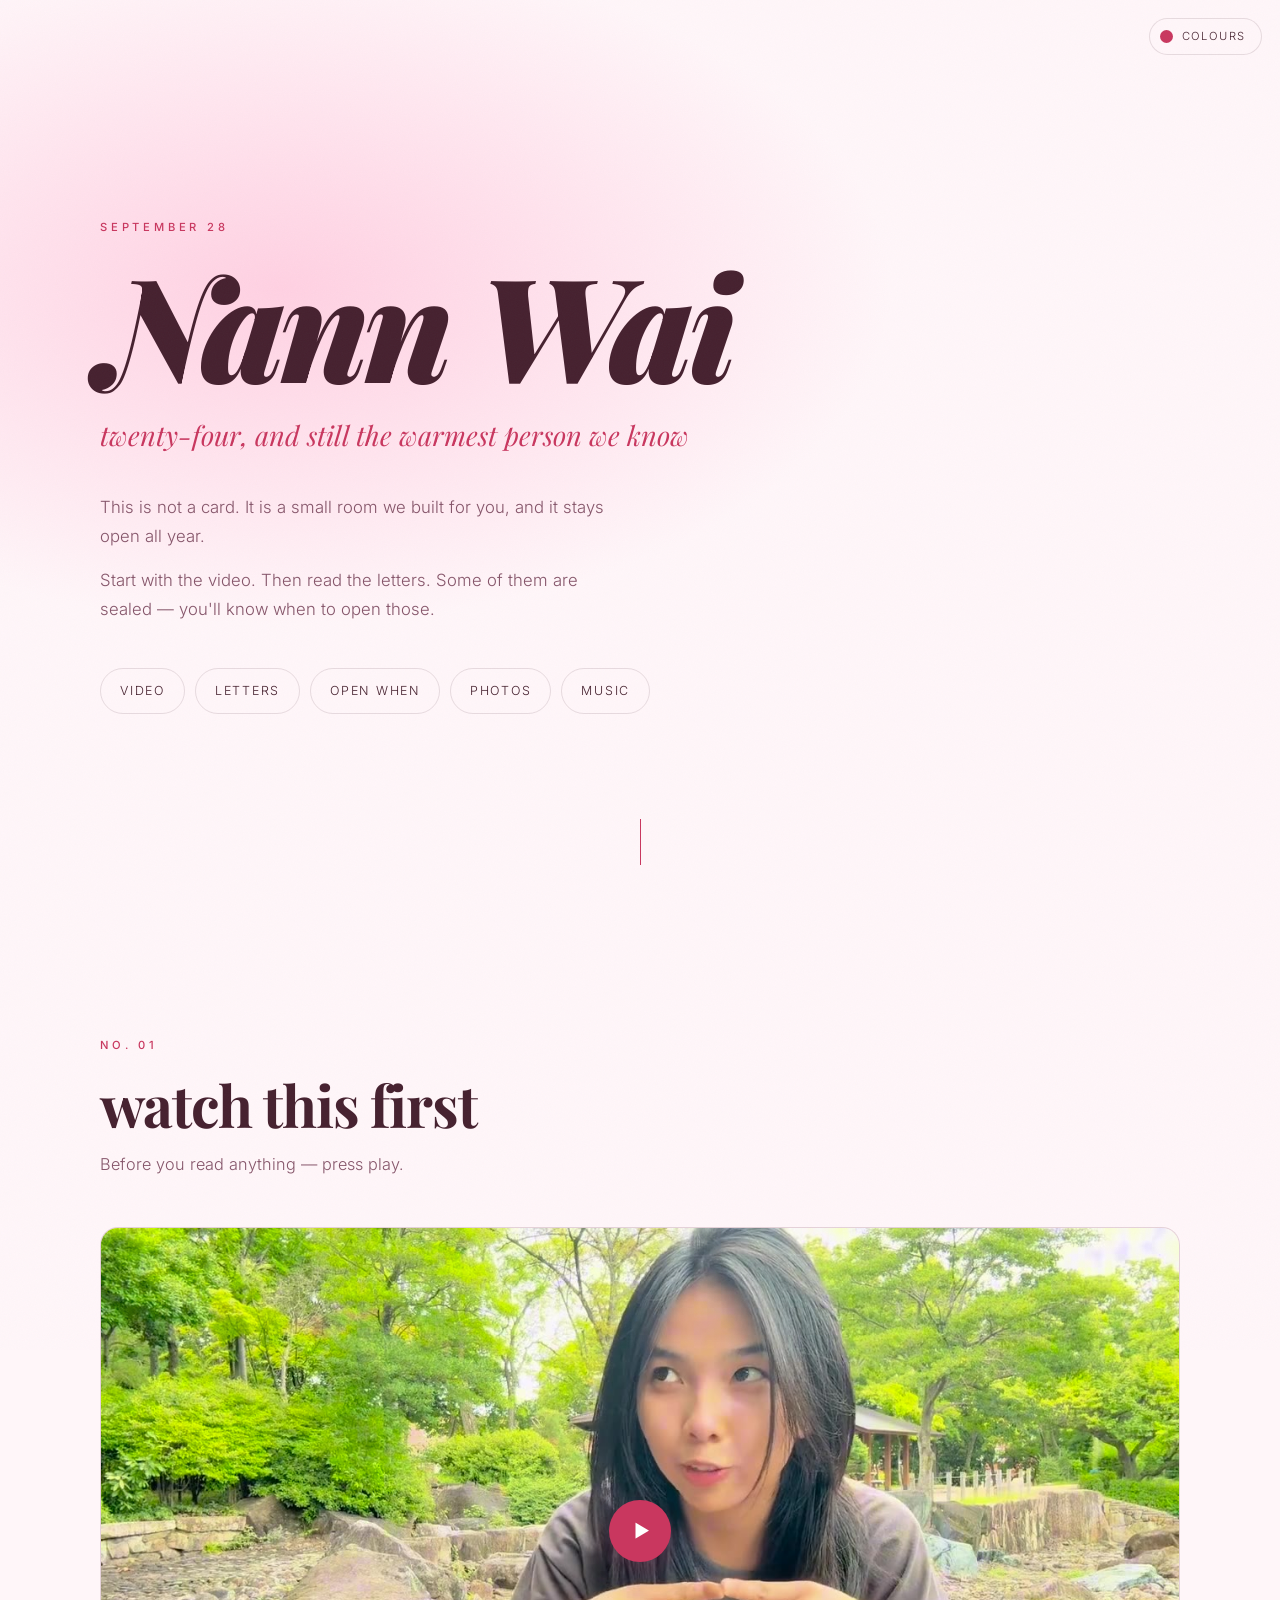
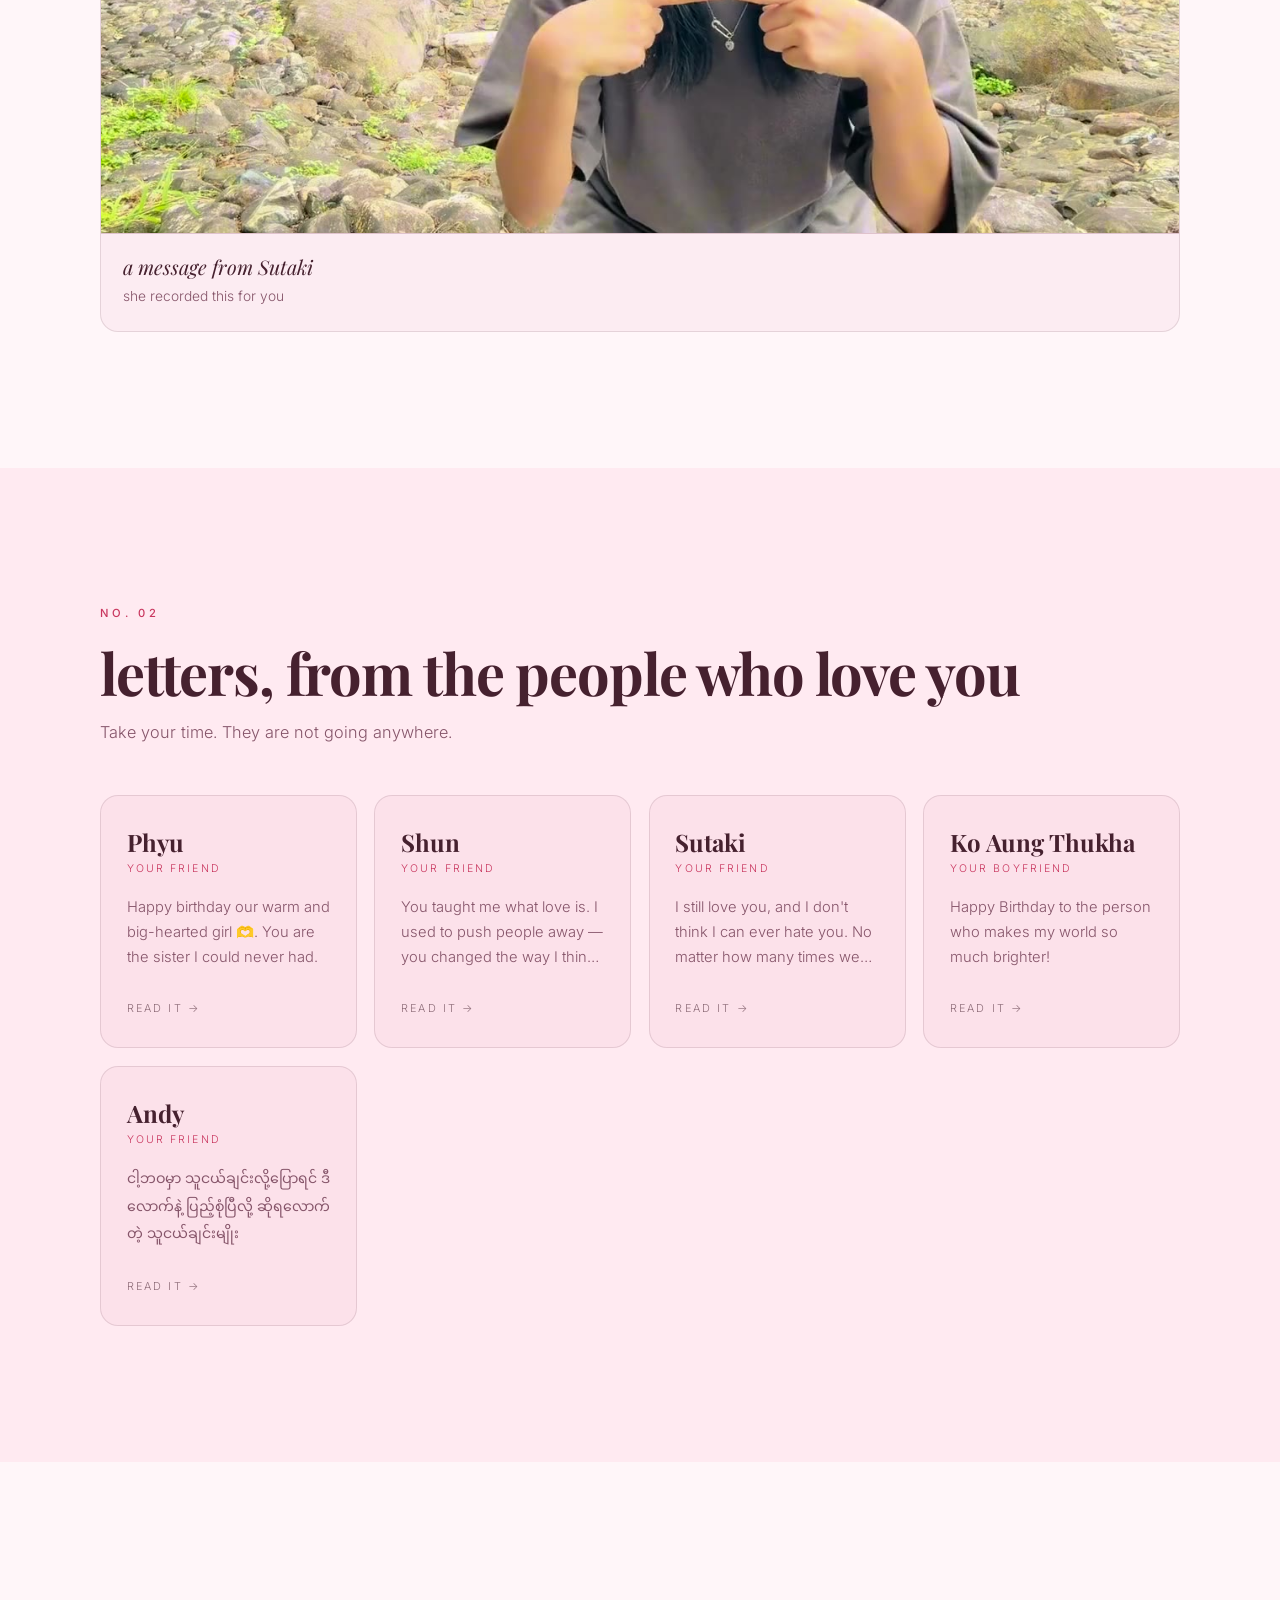
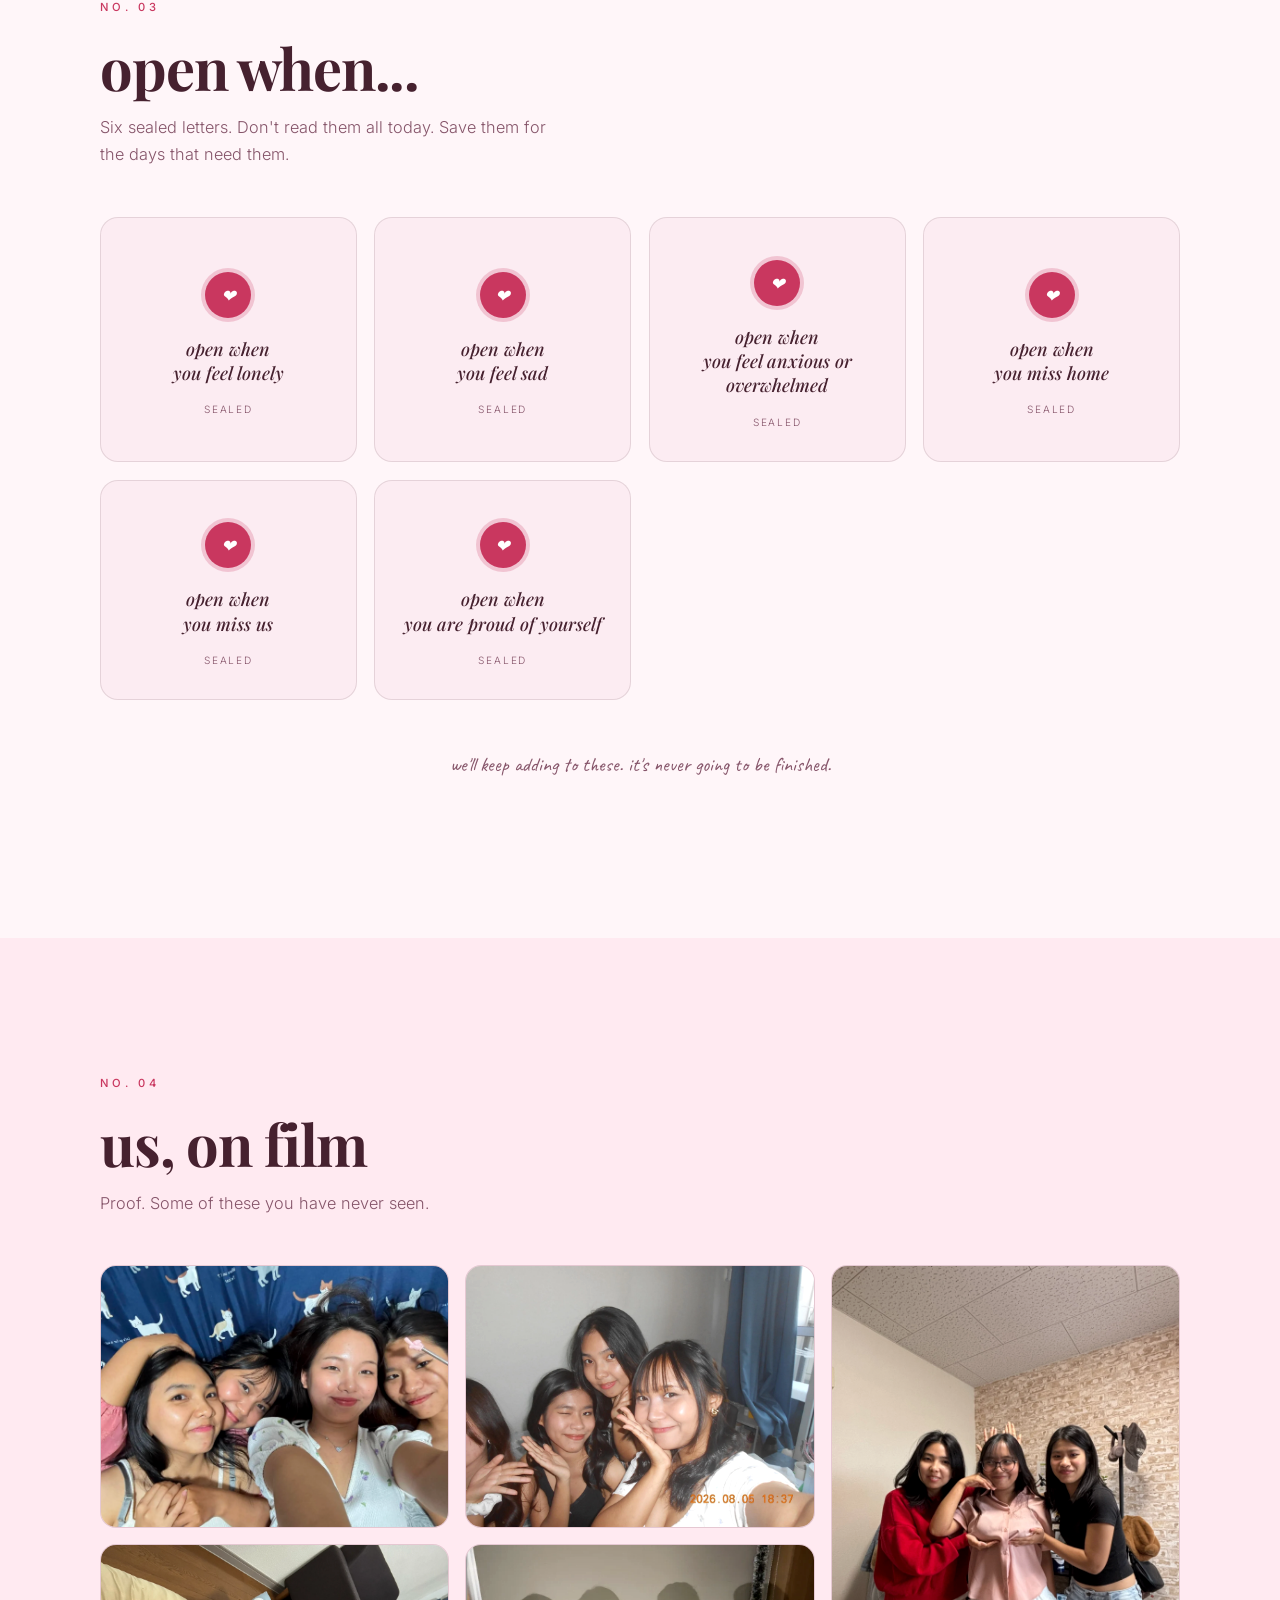
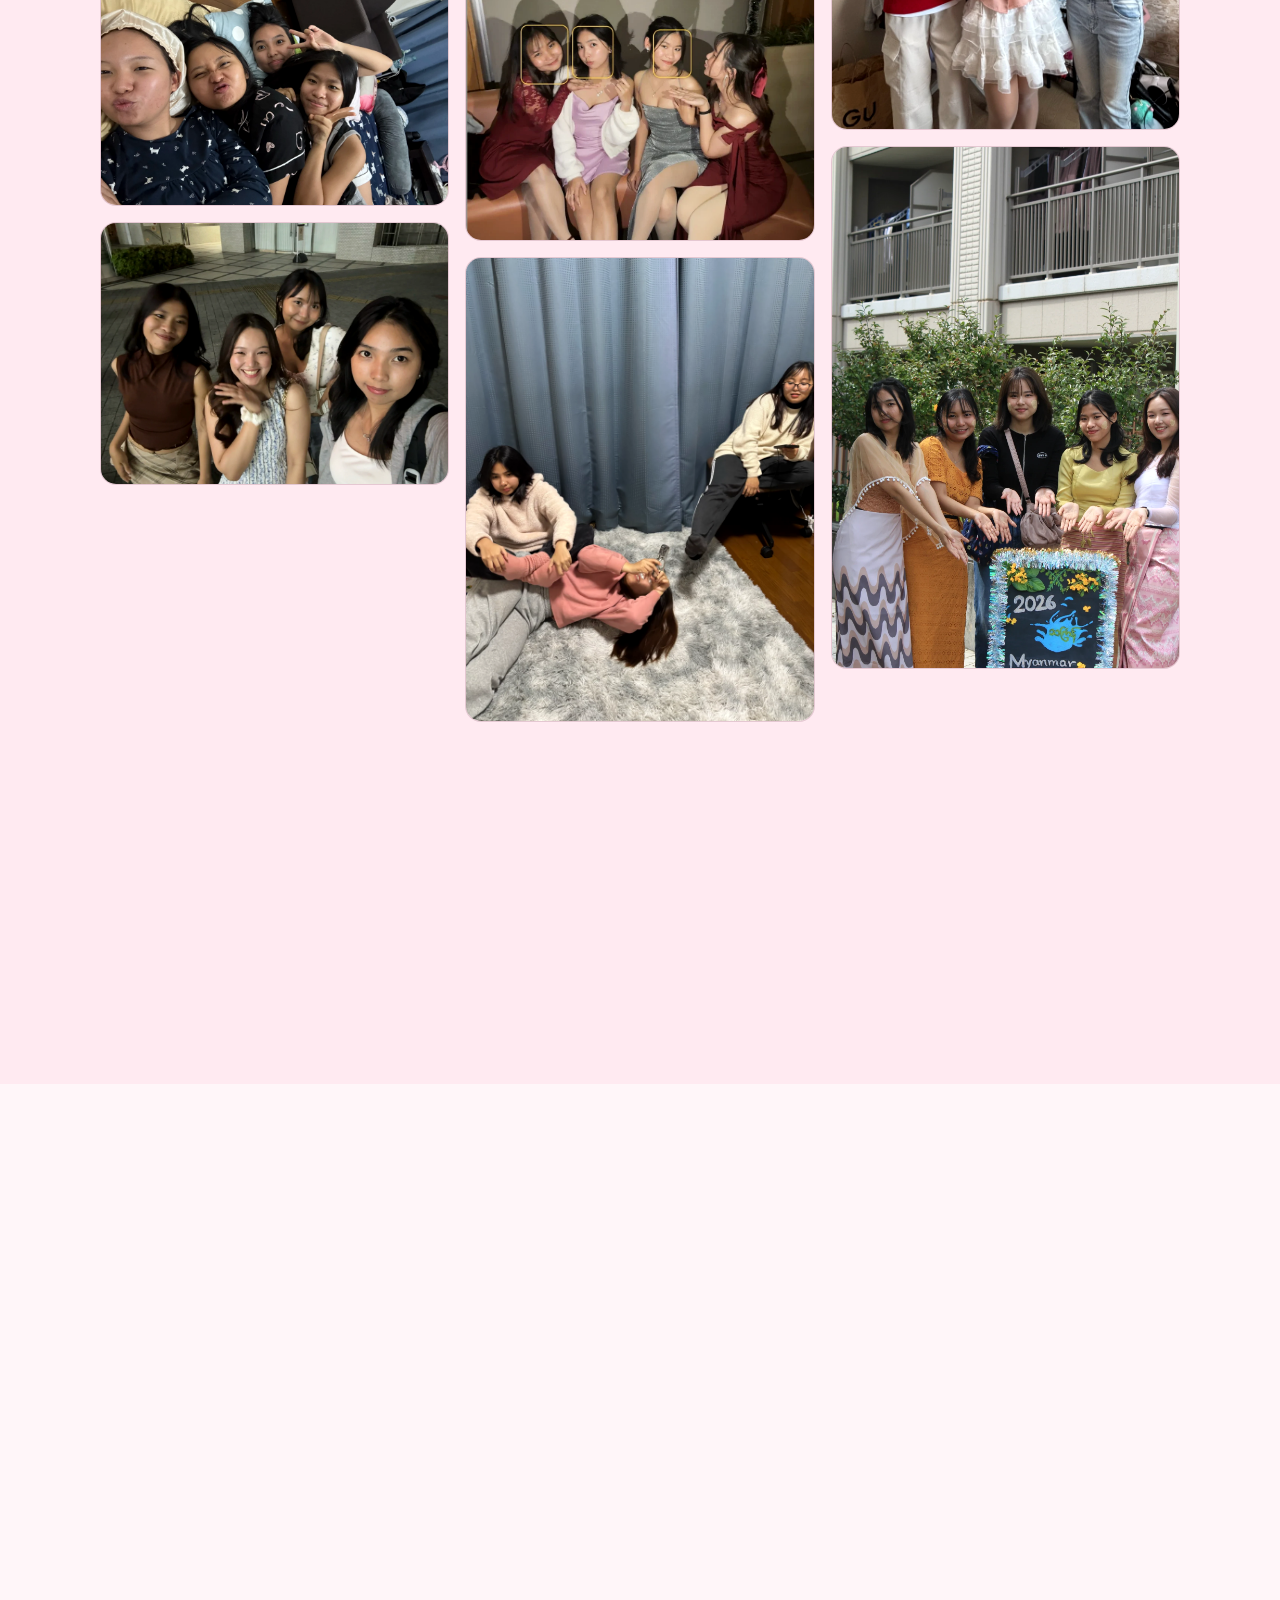
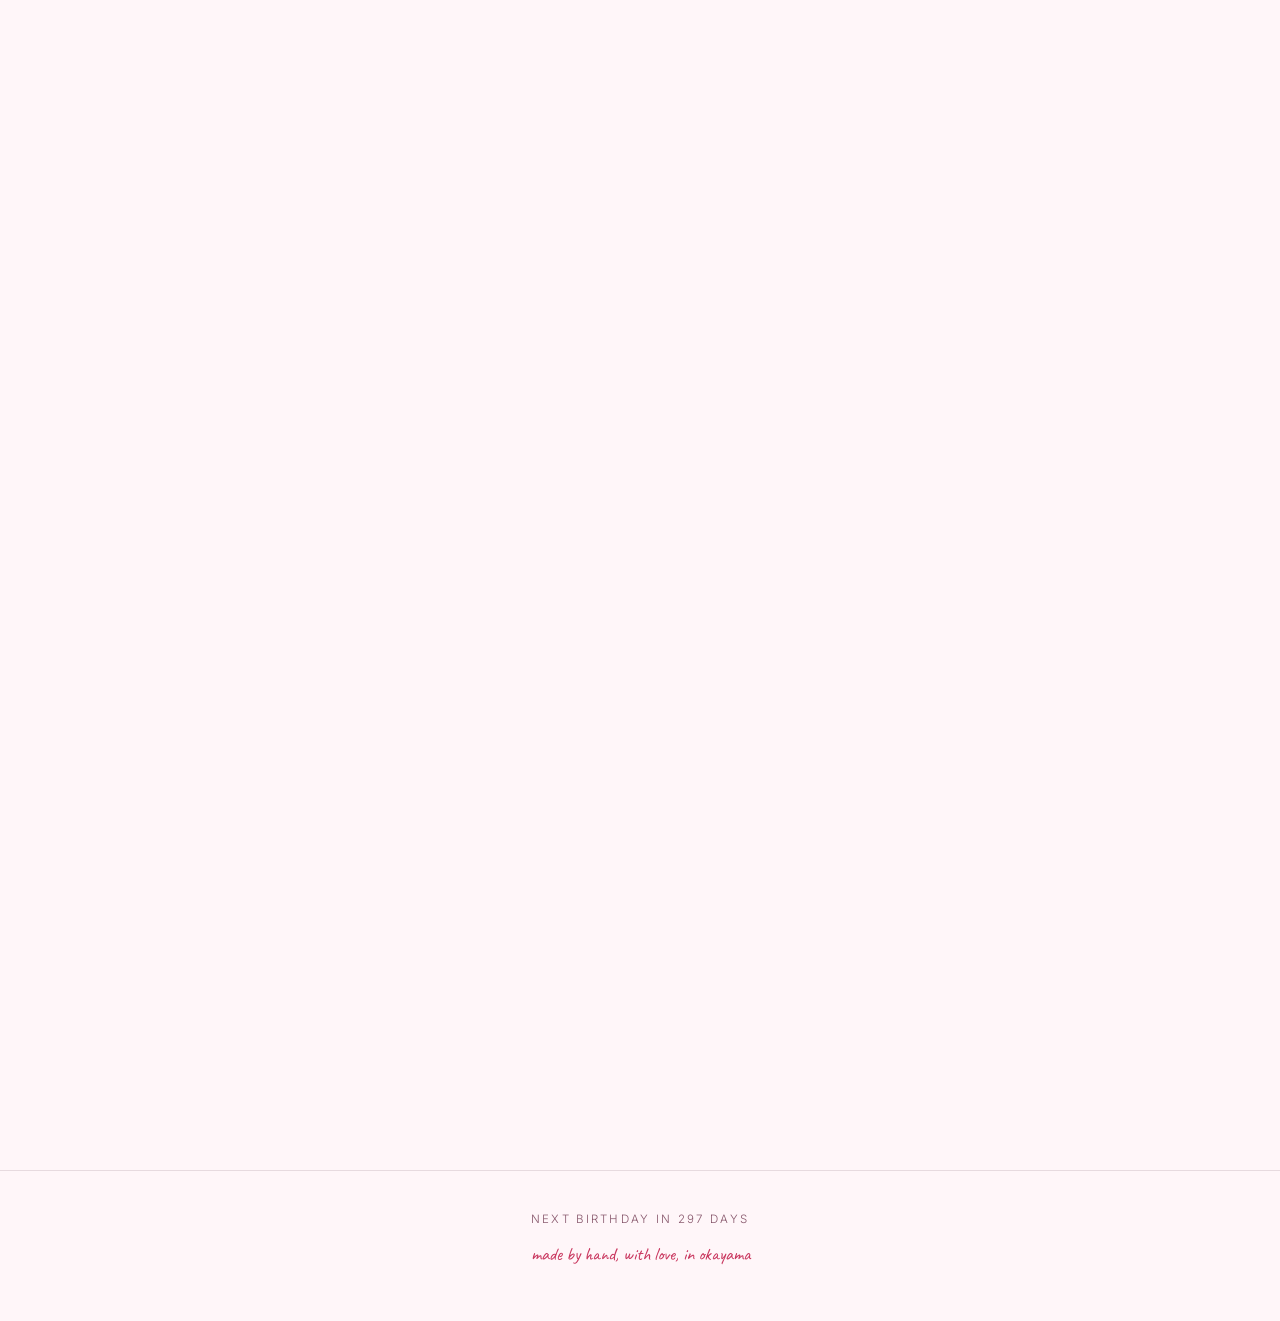
<file: index.html>
<!DOCTYPE html>
<html lang="en" data-theme="blush">
<head>
<meta charset="UTF-8">
<meta name="viewport" content="width=device-width, initial-scale=1, viewport-fit=cover">
<title>for nann wai</title>
<meta name="description" content="a small place made for nann wai.">
<meta name="robots" content="noindex, nofollow">
<meta name="theme-color" content="#fff6f9">
<link rel="icon" href="data:image/svg+xml,<svg xmlns='http://www.w3.org/2000/svg' viewBox='0 0 100 100'><text y='.9em' font-size='90'>&#10084;&#65039;</text></svg>">
<link rel="preconnect" href="https://fonts.googleapis.com">
<link rel="preconnect" href="https://fonts.gstatic.com" crossorigin>
<link href="https://fonts.googleapis.com/css2?family=Playfair+Display:ital,wght@0,500;0,700;0,900;1,500;1,700&family=Inter:wght@300;400;500;600&family=Caveat:wght@500;600&family=Noto+Sans+Myanmar:wght@400;500&family=Noto+Serif+JP:wght@400;500&display=swap" rel="stylesheet">
<link rel="stylesheet" href="assets/css/style.css">
</head>
<body>

<!-- film grain overlay, sits above everything, ignores clicks -->
<div class="grain" aria-hidden="true"></div>

<!-- ============ THE GATE (countdown before her birthday) ============ -->
<div id="gate" class="gate" hidden>
  <div class="gate-inner">
    <p class="gate-eyebrow" id="gate-eyebrow">something is waiting for</p>
    <h1 class="gate-name" id="gate-name">Nann Wai</h1>
    <div class="countdown" id="countdown" role="timer" aria-live="off">
      <div class="cd-unit"><span class="cd-num" id="cd-days">--</span><span class="cd-label">days</span></div>
      <div class="cd-sep">:</div>
      <div class="cd-unit"><span class="cd-num" id="cd-hours">--</span><span class="cd-label">hours</span></div>
      <div class="cd-sep">:</div>
      <div class="cd-unit"><span class="cd-num" id="cd-mins">--</span><span class="cd-label">minutes</span></div>
      <div class="cd-sep">:</div>
      <div class="cd-unit"><span class="cd-num" id="cd-secs">--</span><span class="cd-label">seconds</span></div>
    </div>
    <p class="gate-note" id="gate-note"></p>
    <p class="gate-sign" id="gate-sign"></p>
  </div>
</div>

<!-- ============ THE SITE ============ -->
<div id="site" class="site" hidden>

  <!-- theme picker -->
  <div class="theme-bar" id="theme-bar">
    <button class="theme-toggle" id="theme-toggle" aria-expanded="false" aria-controls="theme-list" title="change the colours">
      <span class="theme-dot" aria-hidden="true"></span>
      <span class="theme-toggle-text">colours</span>
    </button>
    <div class="theme-list" id="theme-list" hidden></div>
  </div>

  <!-- hero -->
  <header class="hero" id="top">
    <div class="hero-glow" aria-hidden="true"></div>
    <div class="wrap">
      <p class="eyebrow reveal" id="hero-eyebrow"></p>
      <h1 class="hero-title reveal" id="hero-title"></h1>
      <p class="hero-sub reveal" id="hero-sub"></p>
      <div class="hero-body reveal" id="hero-body"></div>
      <nav class="hero-nav reveal" id="hero-nav" aria-label="sections"></nav>
    </div>
    <div class="scroll-hint reveal" aria-hidden="true"><span></span></div>
  </header>

  <main>
    <!-- videos — the first thing she sees -->
    <section class="section" id="videos">
      <div class="wrap">
        <p class="eyebrow reveal">no. 01</p>
        <h2 class="section-title reveal" id="videos-title"></h2>
        <p class="section-lede reveal" id="videos-lede"></p>
        <div class="video-grid" id="video-grid"></div>
      </div>
    </section>

    <!-- letters -->
    <section class="section section-alt" id="letters">
      <div class="wrap">
        <p class="eyebrow reveal">no. 02</p>
        <h2 class="section-title reveal" id="letters-title"></h2>
        <p class="section-lede reveal" id="letters-lede"></p>
        <div class="letter-grid" id="letter-grid"></div>
      </div>
    </section>

    <!-- open when -->
    <section class="section" id="openwhen">
      <div class="wrap">
        <p class="eyebrow reveal">no. 03</p>
        <h2 class="section-title reveal" id="ow-title"></h2>
        <p class="section-lede reveal" id="ow-lede"></p>
        <div class="env-grid" id="env-grid"></div>
        <p class="ow-foot reveal" id="ow-foot"></p>
      </div>
    </section>

    <!-- photos -->
    <section class="section section-alt" id="photos">
      <div class="wrap">
        <p class="eyebrow reveal">no. 04</p>
        <h2 class="section-title reveal" id="photos-title"></h2>
        <p class="section-lede reveal" id="photos-lede"></p>
        <div class="photo-grid" id="photo-grid"></div>
      </div>
    </section>

    <!-- music -->
    <section class="section" id="music">
      <div class="wrap">
        <p class="eyebrow reveal">no. 05</p>
        <h2 class="section-title reveal" id="music-title"></h2>
        <p class="section-lede reveal" id="music-lede"></p>
        <div class="track-list" id="track-list"></div>
      </div>
    </section>

    <!-- closing -->
    <section class="section closing" id="closing">
      <div class="wrap">
        <h2 class="closing-title reveal" id="closing-title"></h2>
        <div class="closing-body reveal" id="closing-body"></div>
        <p class="closing-sign reveal" id="closing-sign"></p>
      </div>
    </section>
  </main>

  <footer class="footer">
    <div class="wrap">
      <p id="footer-next" class="footer-next"></p>
      <p class="footer-made" id="footer-made"></p>
    </div>
  </footer>
</div>

<!-- ============ READER (opens letters + envelopes) ============ -->
<div class="reader" id="reader" hidden role="dialog" aria-modal="true" aria-labelledby="reader-title">
  <div class="reader-backdrop" data-close></div>
  <article class="reader-card" role="document">
    <button class="reader-close" id="reader-close" aria-label="close">&times;</button>
    <p class="reader-eyebrow" id="reader-eyebrow"></p>
    <h3 class="reader-title" id="reader-title"></h3>
    <div class="reader-body" id="reader-body"></div>
    <div class="reader-video" id="reader-video"></div>
    <div class="reader-photos" id="reader-photos"></div>
    <p class="reader-sign" id="reader-sign"></p>
    <p class="reader-meta" id="reader-meta"></p>
  </article>
</div>

<!-- ============ LIGHTBOX (photos) ============ -->
<div class="lightbox" id="lightbox" hidden role="dialog" aria-modal="true" aria-label="photo">
  <div class="reader-backdrop" data-close></div>
  <button class="lb-close" id="lb-close" aria-label="close">&times;</button>
  <button class="lb-nav lb-prev" id="lb-prev" aria-label="previous photo">&#8249;</button>
  <button class="lb-nav lb-next" id="lb-next" aria-label="next photo">&#8250;</button>
  <figure class="lb-figure">
    <img id="lb-img" alt="">
    <figcaption id="lb-cap"></figcaption>
  </figure>
</div>

<script src="assets/js/content.js"></script>
<script src="assets/js/app.js"></script>
</body>
</html>
</file>
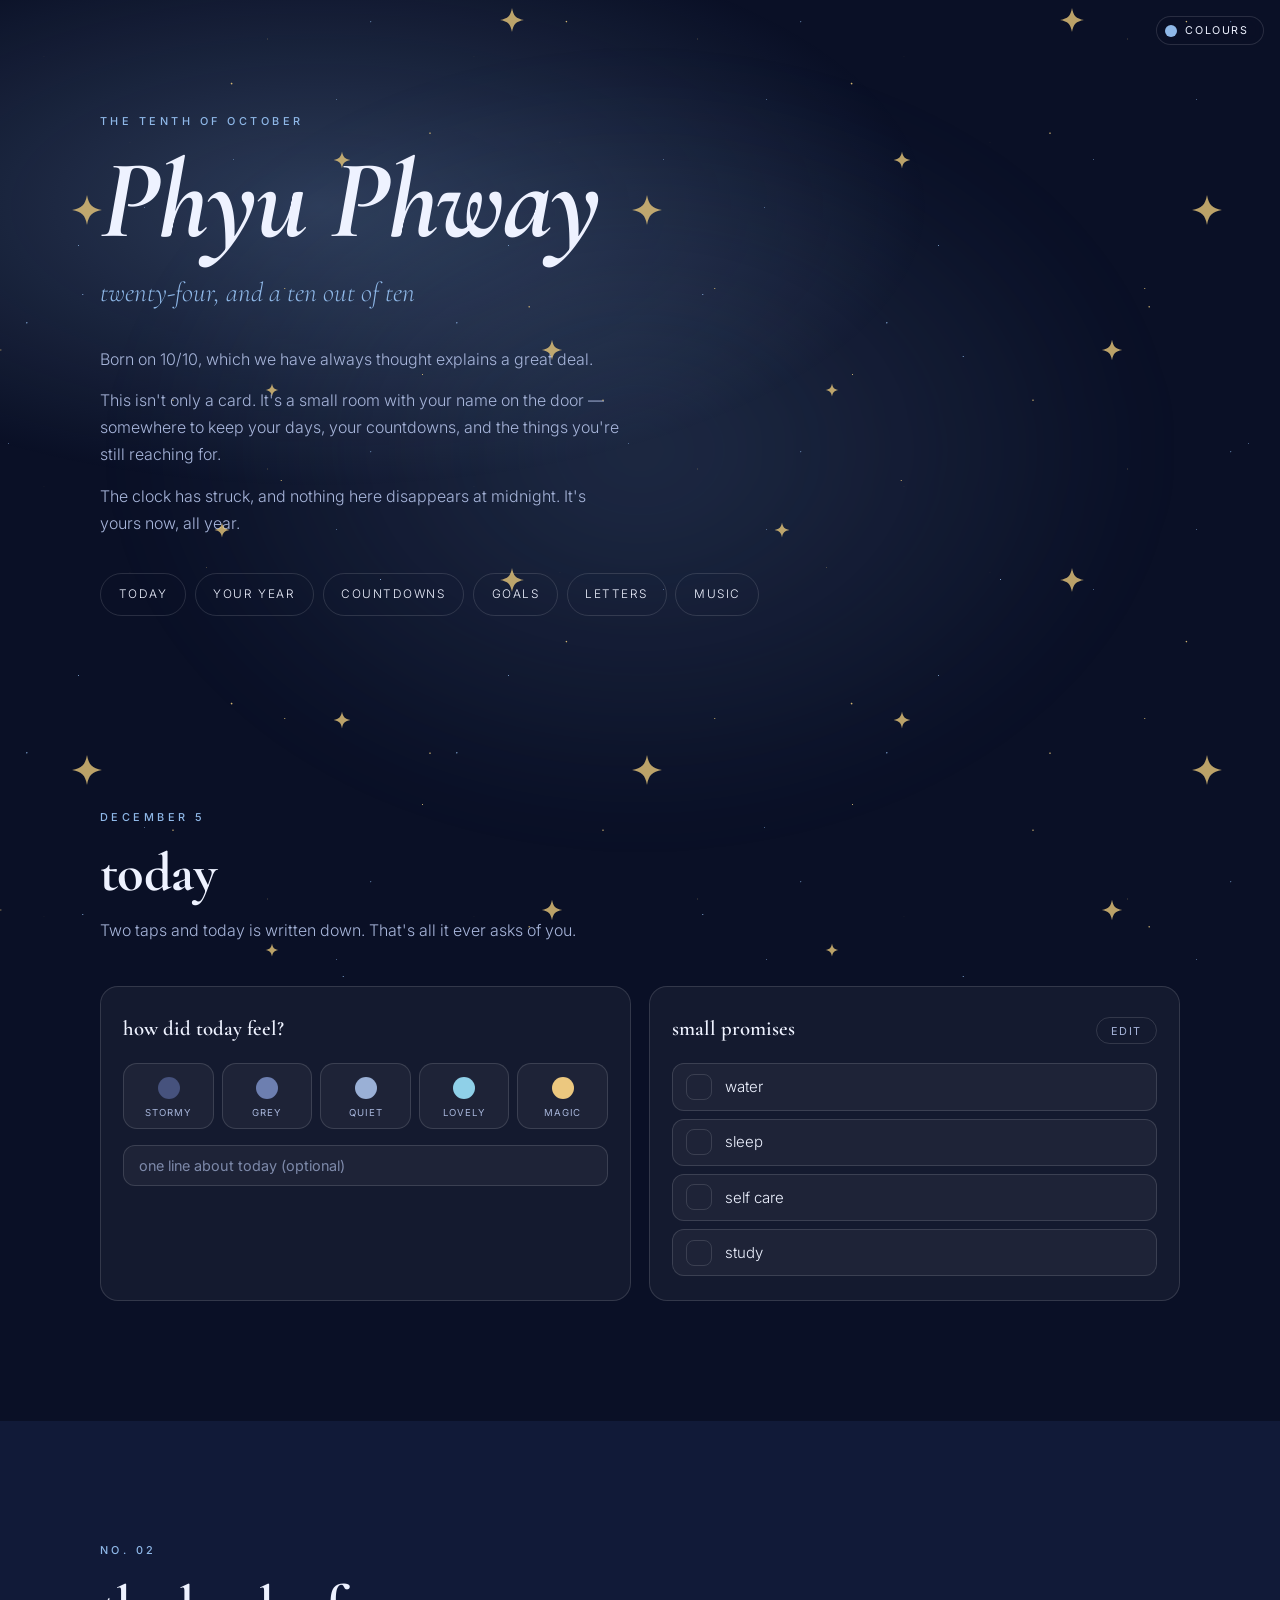
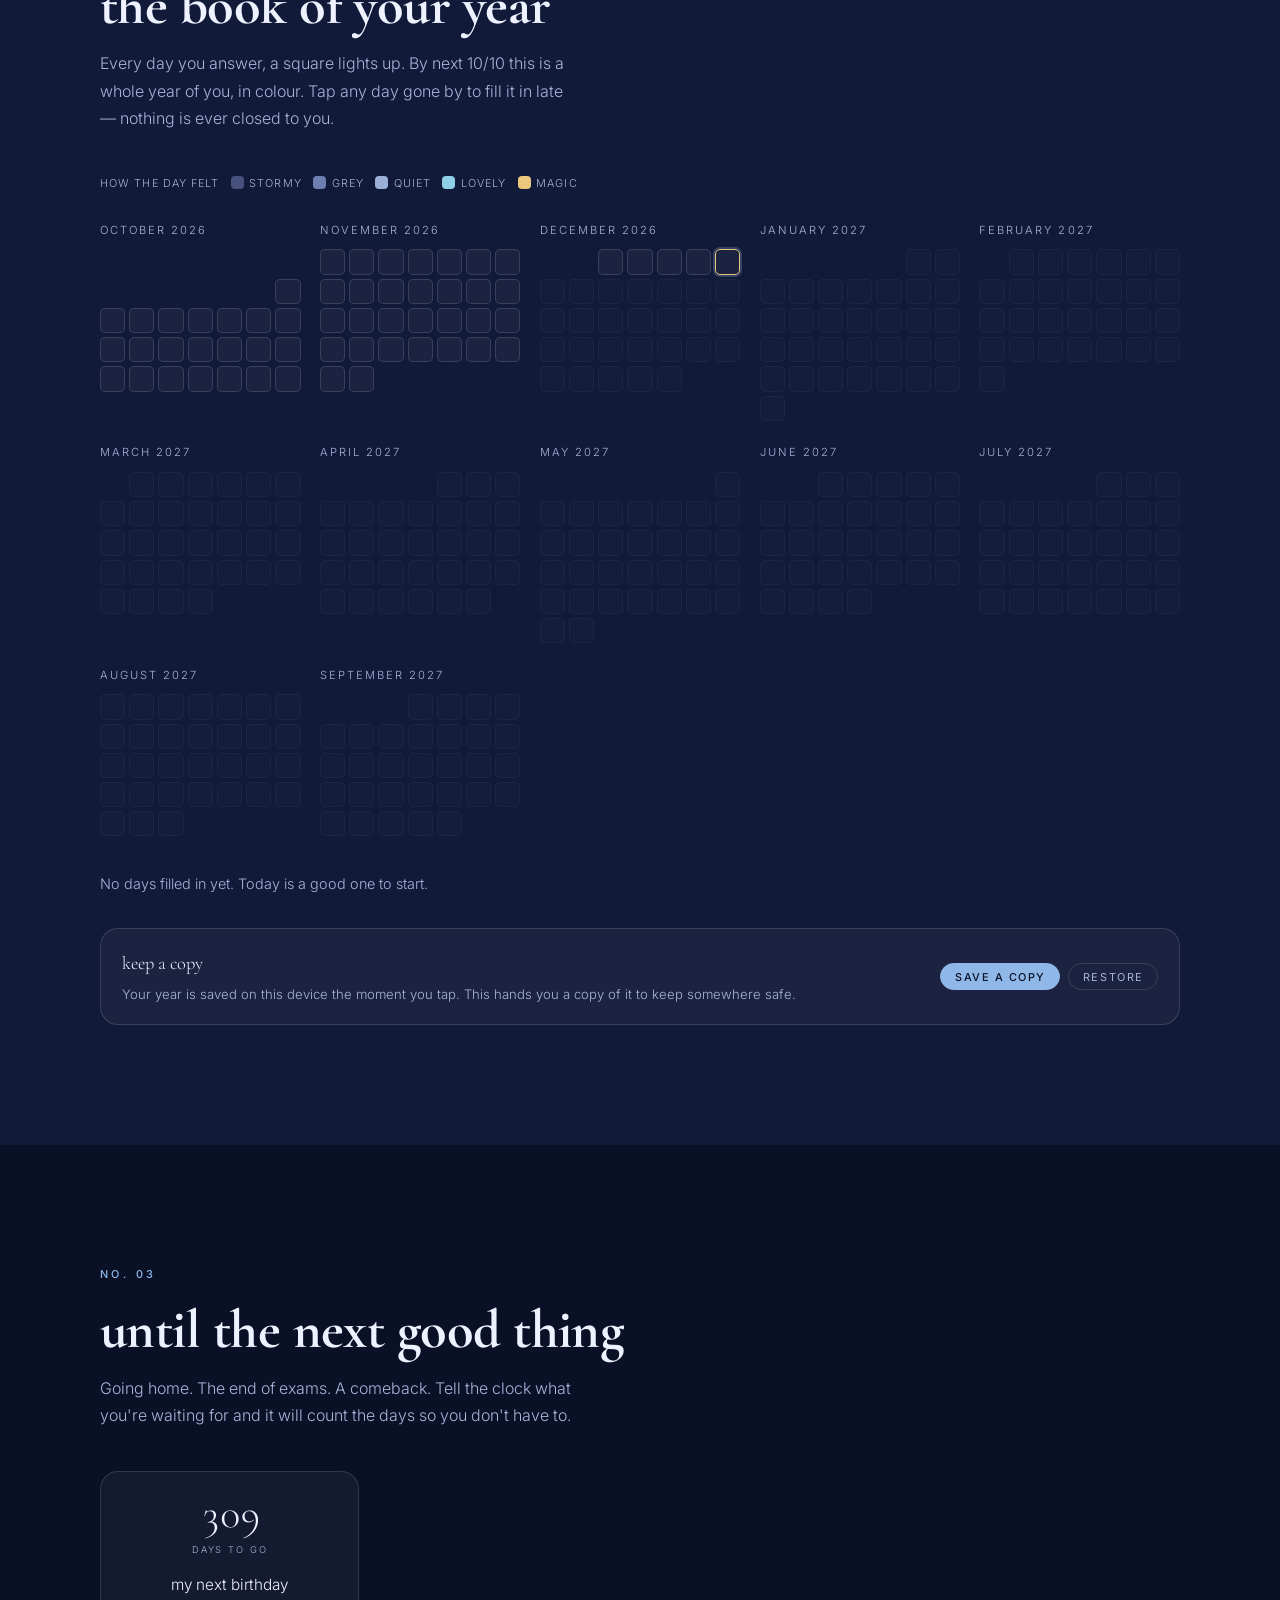
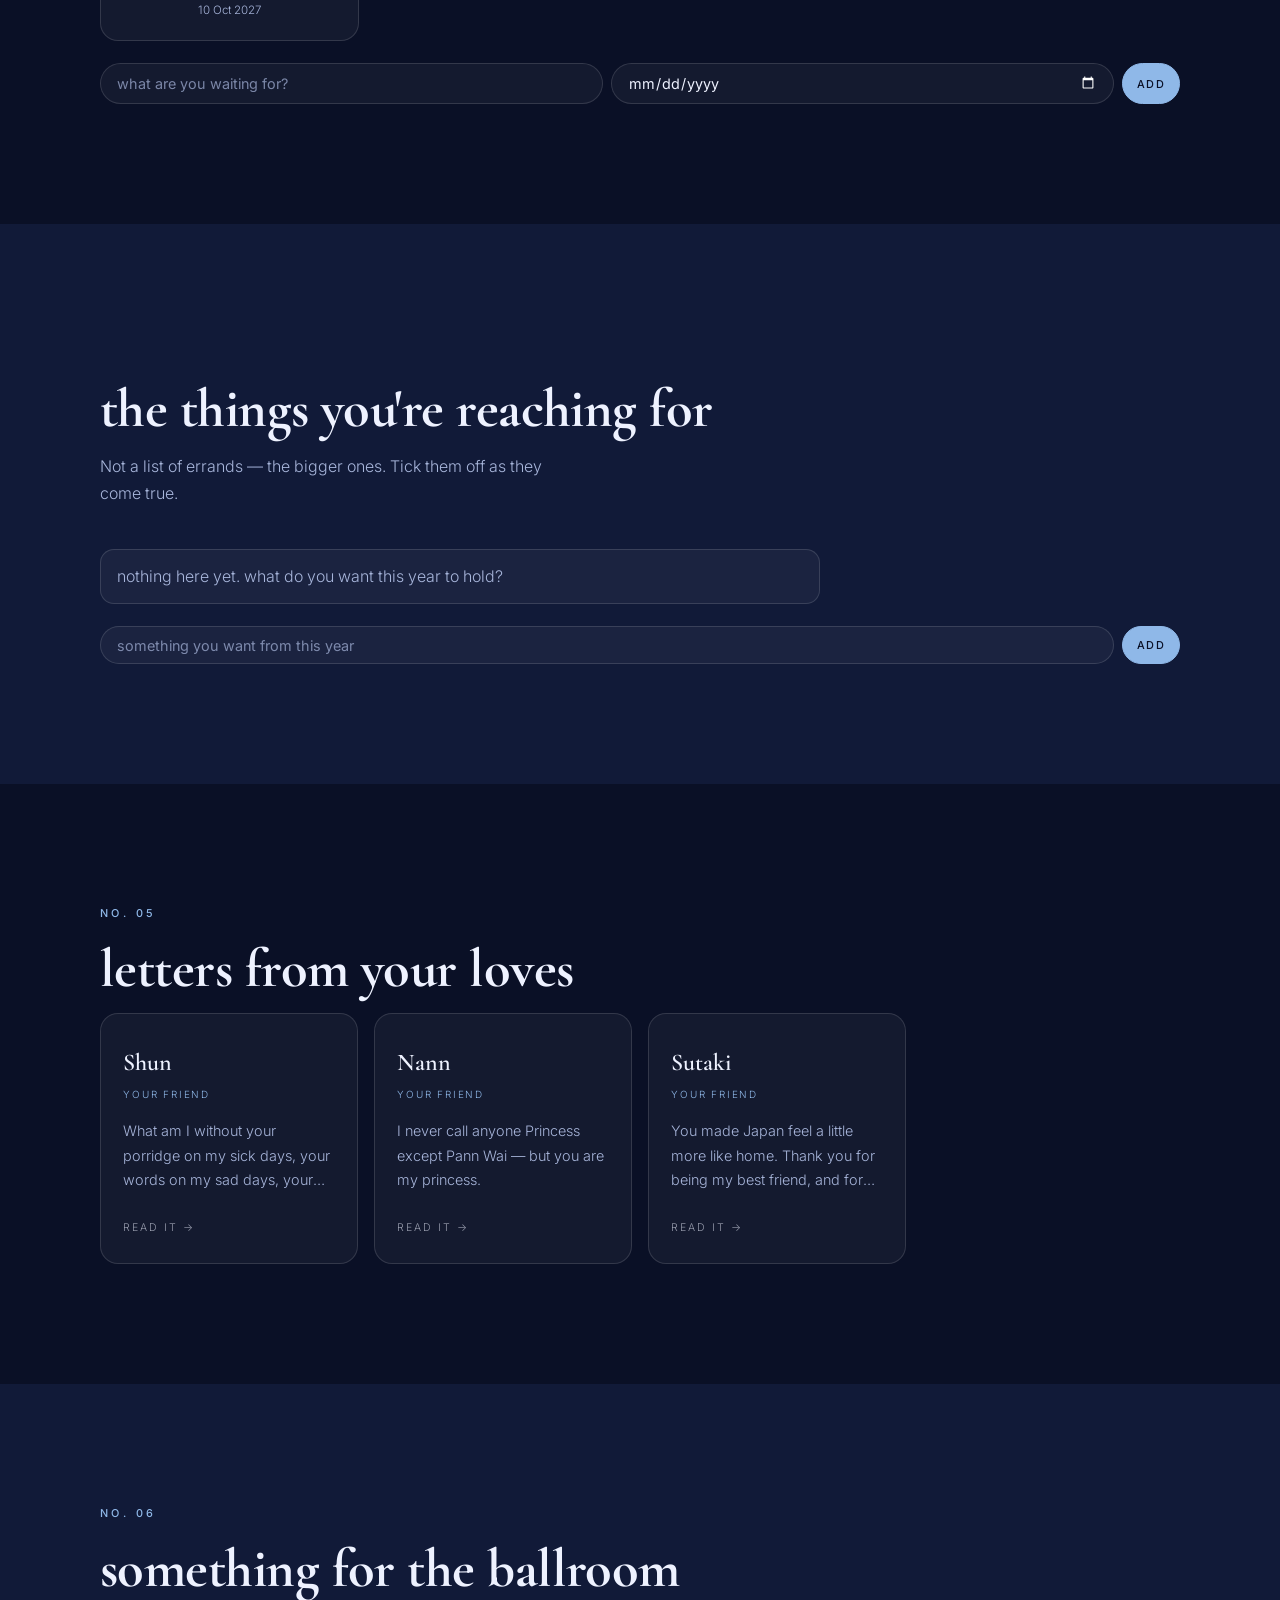
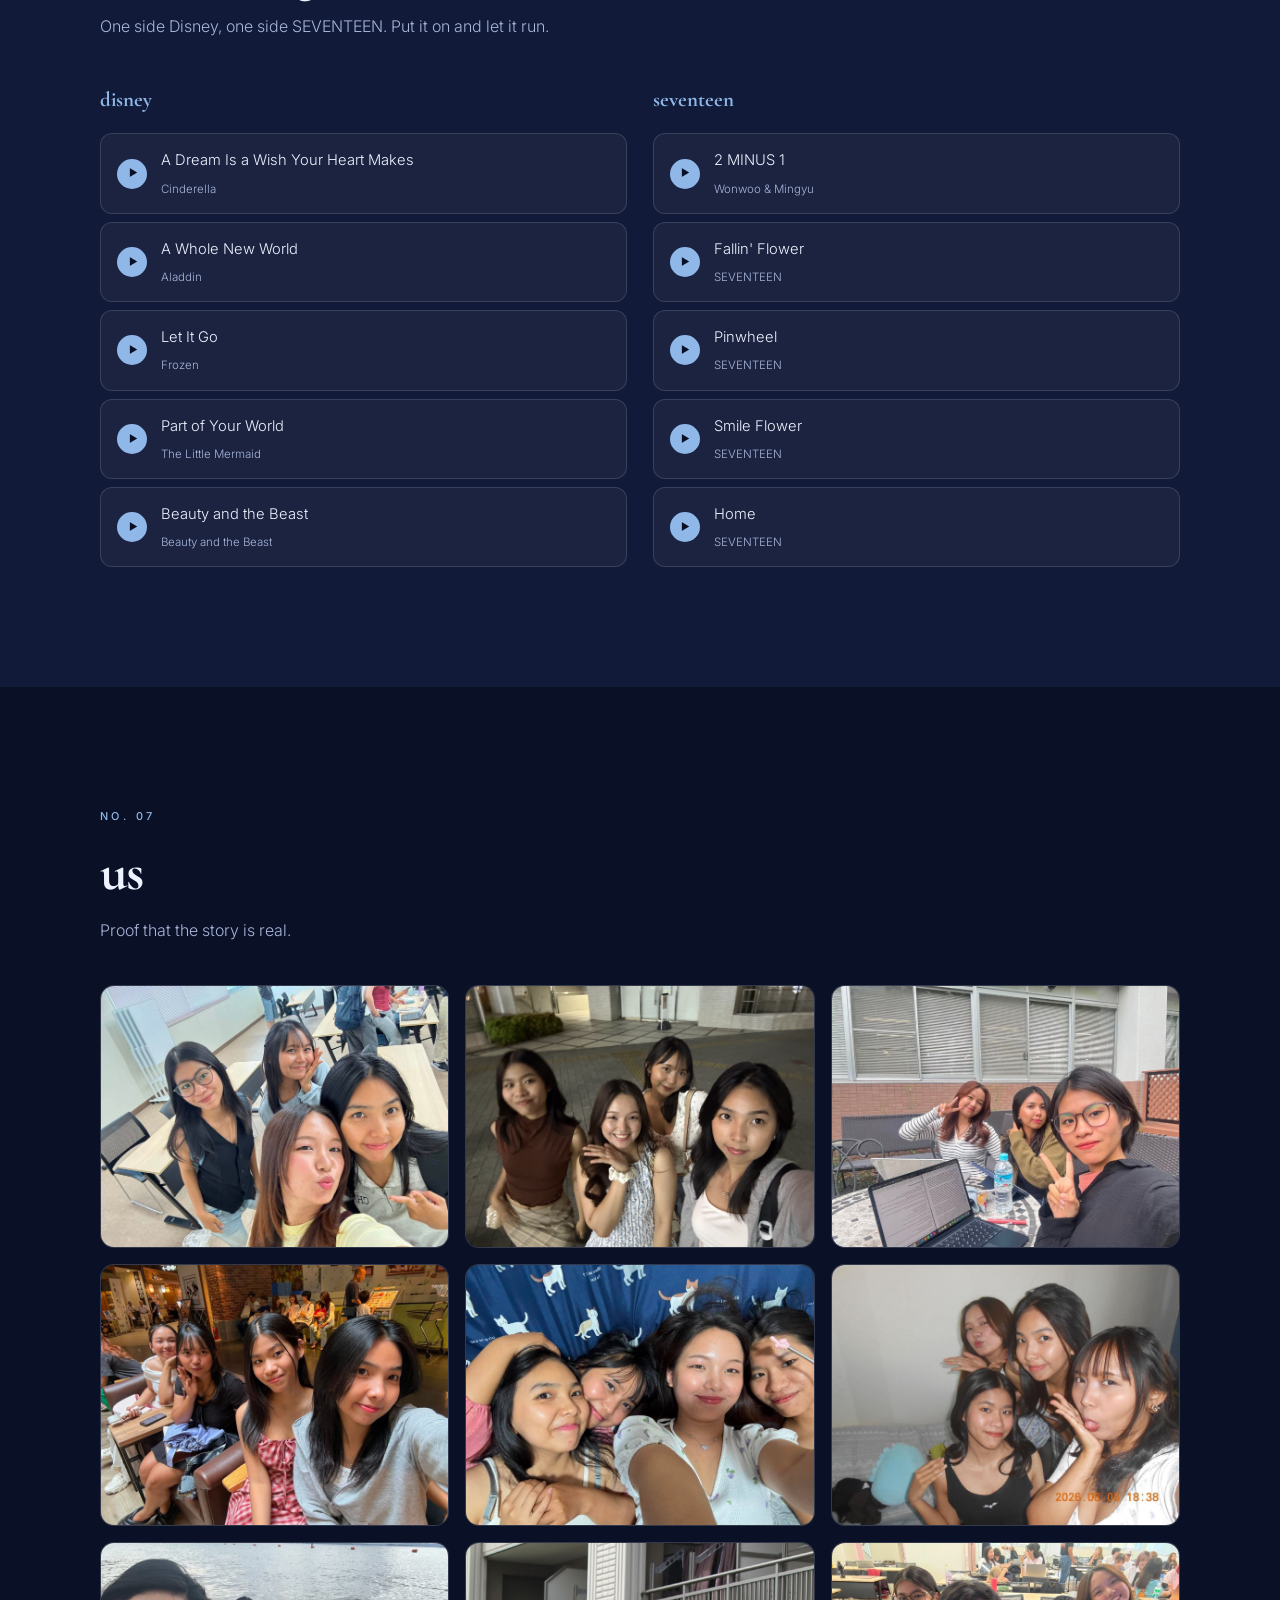
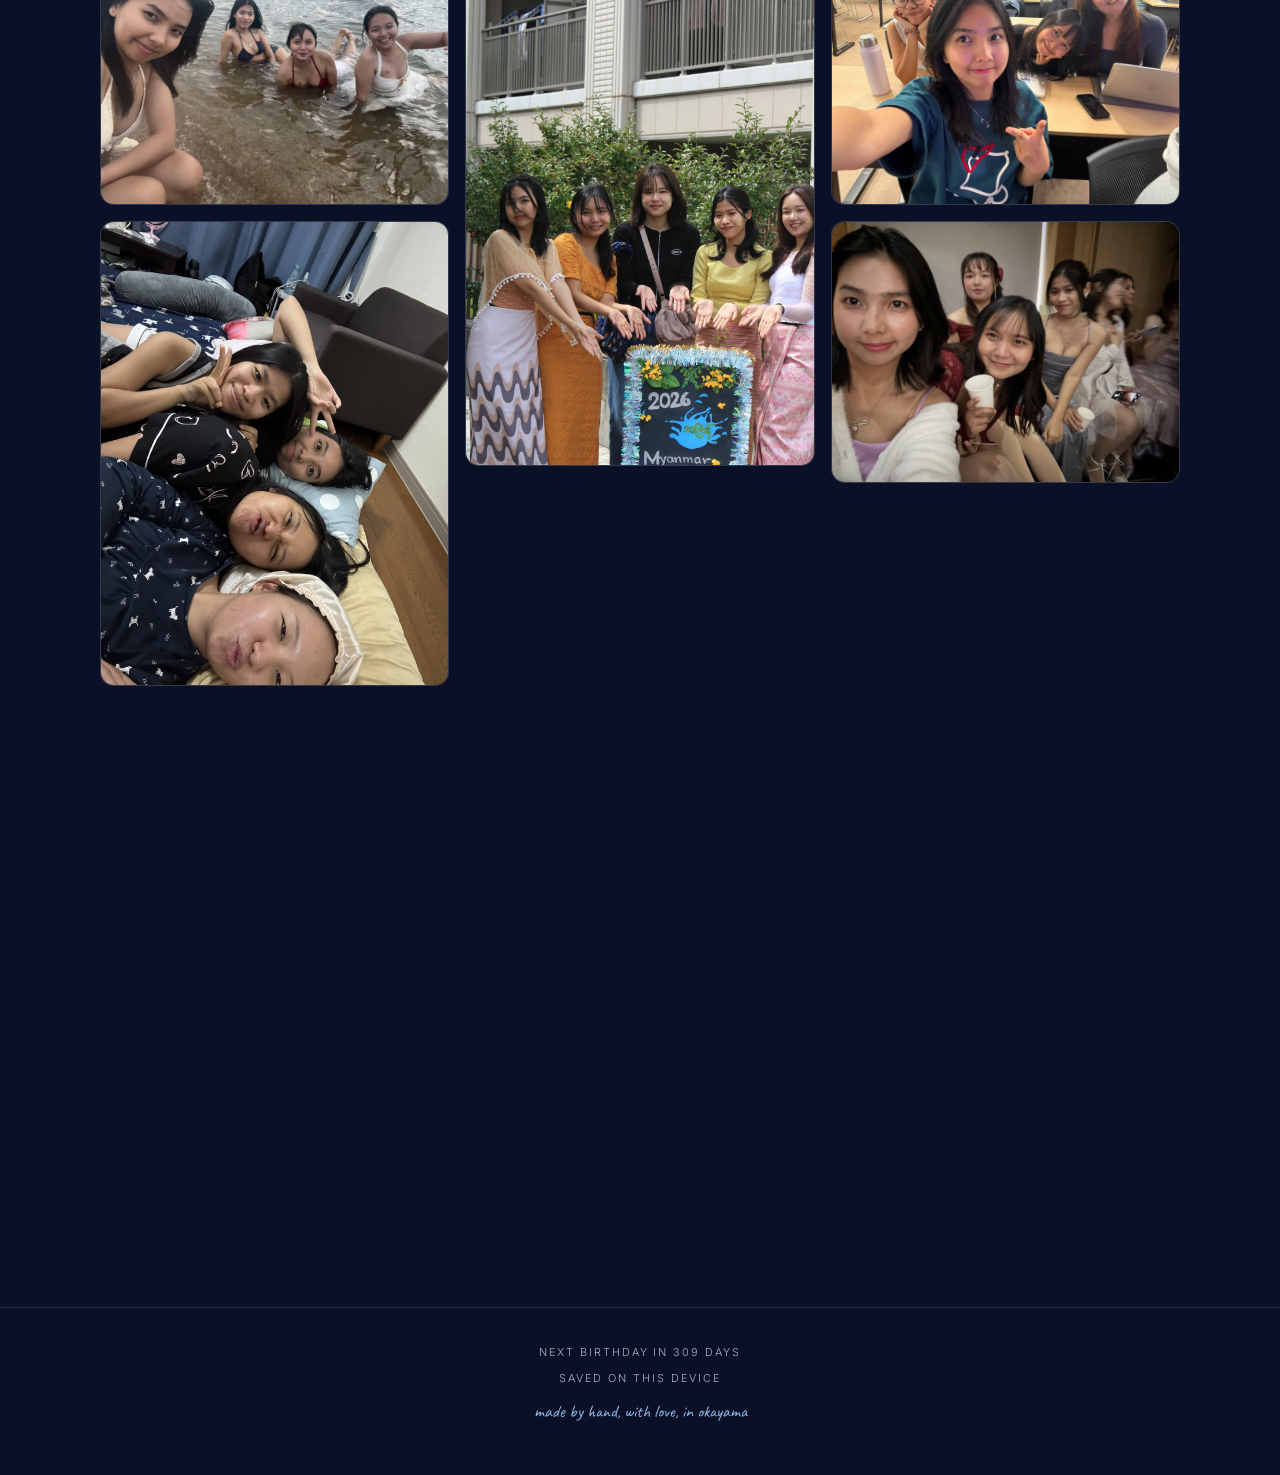
<file: phyu/index.html>
<!DOCTYPE html>
<html lang="en" data-theme="midnight">
<head>
<meta charset="UTF-8">
<meta name="viewport" content="width=device-width, initial-scale=1, viewport-fit=cover">
<title>Ten out of Ten — for Phyu Phway</title>
<meta name="description" content="a small place made for phyu phway.">
<meta name="robots" content="noindex, nofollow">
<meta name="theme-color" content="#0a1026">
<link rel="icon" href="data:image/svg+xml,<svg xmlns='http://www.w3.org/2000/svg' viewBox='0 0 100 100'><text y='.9em' font-size='90'>&#128142;</text></svg>">
<link rel="preconnect" href="https://fonts.googleapis.com">
<link rel="preconnect" href="https://fonts.gstatic.com" crossorigin>
<link href="https://fonts.googleapis.com/css2?family=Cormorant+Garamond:ital,wght@0,400;0,600;0,700;1,400;1,600&family=Inter:wght@300;400;500;600&family=Caveat:wght@500;600&display=swap" rel="stylesheet">
<link rel="stylesheet" href="assets/css/style.css">
</head>
<body>

<div class="sparkle-layer" aria-hidden="true"></div>
<div class="sparkle-stars" aria-hidden="true"></div>

<!-- ============ THE GATE: the clock before midnight ============ -->
<div id="gate" class="gate" hidden>
  <div class="gate-inner">
    <p class="gate-eyebrow" id="gate-eyebrow"></p>
    <h1 class="gate-name" id="gate-name"></h1>
    <div class="flourish" aria-hidden="true"><i></i><span>&#10022;</span><i></i></div>

    <div class="clock" aria-hidden="true">
      <svg viewBox="0 0 200 200" class="clock-face">
        <circle cx="100" cy="100" r="97" class="clock-ring-outer"/>
        <circle cx="100" cy="100" r="91" class="clock-ring-inner"/>
        <circle cx="100" cy="100" r="85" class="clock-inner"/>
        <g id="clock-ticks"></g>
        <g class="clock-numerals">
          <text x="100" y="40">XII</text>
          <text x="160" y="100">III</text>
          <text x="100" y="160">VI</text>
          <text x="40"  y="100">IX</text>
        </g>
        <g class="clock-orbit"><circle cx="100" cy="6" r="2.4" class="orbit-dot"/></g>
        <line x1="100" y1="110" x2="100" y2="60" class="clock-hand clock-hour" id="hand-hour"/>
        <line x1="100" y1="113" x2="100" y2="46" class="clock-hand clock-minute" id="hand-min"/>
        <line x1="100" y1="116" x2="100" y2="42" class="clock-hand clock-second" id="hand-sec"/>
        <circle cx="100" cy="100" r="6.5" class="clock-pin-outer"/>
        <circle cx="100" cy="100" r="2.8" class="clock-pin"/>
      </svg>
    </div>

    <div class="countdown" id="countdown" role="timer">
      <div class="cd-unit"><span class="cd-num" id="cd-days">--</span><span class="cd-label">days</span></div>
      <div class="cd-unit"><span class="cd-num" id="cd-hours">--</span><span class="cd-label">hours</span></div>
      <div class="cd-unit"><span class="cd-num" id="cd-mins">--</span><span class="cd-label">minutes</span></div>
      <div class="cd-unit"><span class="cd-num" id="cd-secs">--</span><span class="cd-label">seconds</span></div>
    </div>

    <p class="gate-note" id="gate-note"></p>
    <p class="gate-sign" id="gate-sign"></p>
  </div>
</div>

<!-- ============ THE SITE ============ -->
<div id="site" class="site" hidden>

  <div class="theme-bar">
    <button class="theme-toggle" id="theme-toggle" aria-expanded="false" aria-controls="theme-list" title="change the colours">
      <span class="theme-dot" aria-hidden="true"></span>
      <span class="theme-toggle-text">colours</span>
    </button>
    <div class="theme-list" id="theme-list" hidden></div>
  </div>

  <header class="hero" id="top">
    <div class="hero-glow" aria-hidden="true"></div>
    <div class="wrap">
      <p class="eyebrow reveal" id="hero-eyebrow"></p>
      <h1 class="hero-title reveal" id="hero-title"></h1>
      <p class="hero-sub reveal" id="hero-sub"></p>
      <div class="hero-body reveal" id="hero-body"></div>
      <nav class="hero-nav reveal" id="hero-nav" aria-label="sections"></nav>
    </div>
  </header>

  <main>
    <!-- TODAY: the daily check-in -->
    <section class="section" id="today">
      <div class="wrap">
        <p class="eyebrow reveal" id="today-date"></p>
        <h2 class="section-title reveal" id="today-title"></h2>
        <p class="section-lede reveal" id="today-lede"></p>

        <div class="today-grid reveal">
          <div class="panel">
            <h3 class="panel-title" id="today-mood-panel"></h3>
            <div class="mood-row" id="mood-row"></div>
            <input class="mood-note" id="mood-note" type="text" maxlength="140"
                   placeholder="one line about today (optional)" aria-label="a line about today">
          </div>

          <div class="panel">
            <div class="panel-head">
              <h3 class="panel-title" id="today-habit-panel"></h3>
              <button class="mini-btn" id="habit-edit">edit</button>
            </div>
            <ul class="habit-list" id="habit-list"></ul>
            <form class="add-row" id="habit-add" hidden>
              <input type="text" id="habit-new" maxlength="28" placeholder="add a habit" aria-label="new habit">
              <button type="submit" class="mini-btn solid">add</button>
            </form>
          </div>
        </div>
      </div>
    </section>

    <!-- THE YEAR -->
    <section class="section section-alt" id="year">
      <div class="wrap">
        <p class="eyebrow reveal">no. 02</p>
        <h2 class="section-title reveal" id="year-title"></h2>
        <p class="section-lede reveal" id="year-lede"></p>
        <div class="year-legend reveal" id="year-legend"></div>
        <div class="year-months" id="year-months"></div>
        <p class="year-stats reveal" id="year-stats"></p>

        <div class="keep reveal">
          <div class="keep-words">
            <p class="keep-title" id="keep-title"></p>
            <p class="keep-lede" id="keep-lede"></p>
          </div>
          <div class="keep-actions">
            <button class="mini-btn solid" id="keep-save">save a copy</button>
            <button class="mini-btn" id="keep-load">restore</button>
            <input type="file" id="keep-file" accept="application/json,.json" hidden>
          </div>
        </div>
      </div>
    </section>

    <!-- COUNTDOWNS -->
    <section class="section" id="counting">
      <div class="wrap">
        <p class="eyebrow reveal">no. 03</p>
        <h2 class="section-title reveal" id="cd-title"></h2>
        <p class="section-lede reveal" id="cd-lede"></p>
        <div class="cd-grid" id="cd-grid"></div>
        <form class="add-row wide reveal" id="cd-add">
          <input type="text" id="cd-new-title" maxlength="40" placeholder="what are you waiting for?" aria-label="countdown name" required>
          <input type="date" id="cd-new-date" aria-label="countdown date" required>
          <button type="submit" class="mini-btn solid">add</button>
        </form>
      </div>
    </section>

    <!-- WISHES -->
    <section class="section section-alt" id="wishes">
      <div class="wrap">
        <p class="eyebrow reveal">no. 04</p>
        <h2 class="section-title reveal" id="wish-title"></h2>
        <p class="section-lede reveal" id="wish-lede"></p>
        <ul class="wish-list" id="wish-list"></ul>
        <form class="add-row wide reveal" id="wish-add">
          <input type="text" id="wish-new" maxlength="90" placeholder="something you want from this year" aria-label="new wish" required>
          <button type="submit" class="mini-btn solid">add</button>
        </form>
      </div>
    </section>

    <!-- NOTES -->
    <section class="section" id="notes">
      <div class="wrap">
        <p class="eyebrow reveal">no. 05</p>
        <h2 class="section-title reveal" id="notes-title"></h2>
        <p class="section-lede reveal" id="notes-lede"></p>
        <div class="note-grid" id="note-grid"></div>
      </div>
    </section>

    <!-- MUSIC -->
    <section class="section section-alt" id="music">
      <div class="wrap">
        <p class="eyebrow reveal">no. 06</p>
        <h2 class="section-title reveal" id="music-title"></h2>
        <p class="section-lede reveal" id="music-lede"></p>
        <div class="music-cols" id="music-cols"></div>
      </div>
    </section>

    <!-- PHOTOS -->
    <section class="section" id="photos">
      <div class="wrap">
        <p class="eyebrow reveal">no. 07</p>
        <h2 class="section-title reveal" id="photos-title"></h2>
        <p class="section-lede reveal" id="photos-lede"></p>
        <div class="photo-grid" id="photo-grid"></div>
      </div>
    </section>

    <section class="section closing">
      <div class="wrap">
        <h2 class="closing-title reveal" id="closing-title"></h2>
        <div class="closing-body reveal" id="closing-body"></div>
        <p class="closing-sign reveal" id="closing-sign"></p>
      </div>
    </section>
  </main>

  <footer class="footer">
    <div class="wrap">
      <p class="footer-next" id="footer-next"></p>
      <p class="footer-sync" id="footer-sync"></p>
      <p class="footer-made" id="footer-made"></p>
    </div>
  </footer>
</div>

<!-- reader for the notes -->
<div class="reader" id="reader" hidden role="dialog" aria-modal="true" aria-labelledby="reader-title">
  <div class="reader-backdrop" data-close></div>
  <article class="reader-card">
    <button class="reader-close" id="reader-close" aria-label="close">&times;</button>
    <p class="reader-eyebrow" id="reader-eyebrow"></p>
    <h3 class="reader-title" id="reader-title"></h3>
    <div class="reader-body" id="reader-body"></div>
    <div class="reader-photos" id="reader-photos"></div>
    <p class="reader-sign" id="reader-sign"></p>
  </article>
</div>

<!-- day editor for the year grid -->
<div class="reader" id="dayedit" hidden role="dialog" aria-modal="true" aria-labelledby="dayedit-title">
  <div class="reader-backdrop" data-close></div>
  <article class="reader-card narrow">
    <button class="reader-close" id="dayedit-close" aria-label="close">&times;</button>
    <p class="reader-eyebrow">looking back</p>
    <h3 class="reader-title" id="dayedit-title"></h3>
    <div class="mood-row" id="dayedit-moods"></div>
    <input class="mood-note" id="dayedit-note" type="text" maxlength="140" placeholder="one line about that day" aria-label="note">
  </article>
</div>

<div class="lightbox" id="lightbox" hidden role="dialog" aria-modal="true" aria-label="photo">
  <div class="reader-backdrop" data-close></div>
  <button class="lb-close" id="lb-close" aria-label="close">&times;</button>
  <button class="lb-nav lb-prev" id="lb-prev" aria-label="previous">&#8249;</button>
  <button class="lb-nav lb-next" id="lb-next" aria-label="next">&#8250;</button>
  <figure class="lb-figure"><img id="lb-img" alt=""><figcaption id="lb-cap"></figcaption></figure>
</div>

<div class="toast" id="toast" hidden></div>

<script src="assets/js/content.js"></script>
<script src="assets/js/app.js"></script>
</body>
</html>
</file>
<file: assets/css/style.css>
/* ============================================================
   for nann wai — stylesheet
   You probably never need to edit this file.
   To change colours, open assets/js/content.js and set `theme`.
   ============================================================ */

/* ---------- THEME 1: blush (default) — baby pink, soft and sweet ---------- */
:root,
:root[data-theme="blush"] {
  --bg:        #fff6f9;
  --bg-2:      #ffeaf1;
  --surface:   rgba(200, 60, 110, 0.052);
  --surface-2: rgba(200, 60, 110, 0.095);
  --text:      #46212f;
  --muted:     #86556a;
  --accent:    #c9375f;
  --accent-2:  #ffb3cd;
  --line:      rgba(70, 33, 47, 0.13);
  --glow:      rgba(255, 158, 195, 0.42);
  --grain-op:  0.028;
  --shadow:    0 26px 60px rgba(200, 90, 130, 0.16);
  color-scheme: light;
}

/* ---------- THEME 2: sky — baby blue ---------- */
:root[data-theme="sky"] {
  --bg:        #f4faff;
  --bg-2:      #e4f1fd;
  --surface:   rgba(30, 90, 150, 0.05);
  --surface-2: rgba(30, 90, 150, 0.09);
  --text:      #1e3247;
  --muted:     #547090;
  --accent:    #2270ae;
  --accent-2:  #a5d6f7;
  --line:      rgba(30, 50, 71, 0.13);
  --glow:      rgba(150, 205, 248, 0.45);
  --grain-op:  0.028;
  --shadow:    0 26px 60px rgba(60, 120, 180, 0.16);
  color-scheme: light;
}

/* ---------- THEME 3: lavender — soft purple ---------- */
:root[data-theme="lavender"] {
  --bg:        #faf7ff;
  --bg-2:      #f0e9fd;
  --surface:   rgba(110, 70, 180, 0.05);
  --surface-2: rgba(110, 70, 180, 0.09);
  --text:      #322349;
  --muted:     #6a5a87;
  --accent:    #7c4fd0;
  --accent-2:  #c9b2f2;
  --line:      rgba(50, 35, 73, 0.13);
  --glow:      rgba(196, 168, 248, 0.42);
  --grain-op:  0.028;
  --shadow:    0 26px 60px rgba(120, 90, 190, 0.16);
  color-scheme: light;
}

/* ---------- THEME 4: mint — soft green ---------- */
:root[data-theme="mint"] {
  --bg:        #f3fcf8;
  --bg-2:      #e2f7ee;
  --surface:   rgba(20, 110, 85, 0.05);
  --surface-2: rgba(20, 110, 85, 0.09);
  --text:      #1b3c32;
  --muted:     #4c7265;
  --accent:    #16805e;
  --accent-2:  #9adcc4;
  --line:      rgba(27, 60, 50, 0.13);
  --glow:      rgba(155, 228, 202, 0.45);
  --grain-op:  0.028;
  --shadow:    0 26px 60px rgba(50, 150, 120, 0.15);
  color-scheme: light;
}

/* ---------- THEME 5: butter — warm cream ---------- */
:root[data-theme="butter"] {
  --bg:        #fffbf1;
  --bg-2:      #fff3dc;
  --surface:   rgba(150, 105, 20, 0.055);
  --surface-2: rgba(150, 105, 20, 0.1);
  --text:      #443318;
  --muted:     #77613c;
  --accent:    #99620b;
  --accent-2:  #ffd98a;
  --line:      rgba(68, 51, 24, 0.13);
  --glow:      rgba(255, 219, 150, 0.5);
  --grain-op:  0.028;
  --shadow:    0 26px 60px rgba(170, 130, 50, 0.15);
  color-scheme: light;
}

/* ---------- THEME 6: cherry — her red, softened ---------- */
:root[data-theme="cherry"] {
  --bg:        #fff8f6;
  --bg-2:      #ffece8;
  --surface:   rgba(190, 60, 55, 0.05);
  --surface-2: rgba(190, 60, 55, 0.09);
  --text:      #3f1a18;
  --muted:     #814d47;
  --accent:    #c73448;
  --accent-2:  #ffb2a8;
  --line:      rgba(63, 26, 24, 0.13);
  --glow:      rgba(255, 178, 168, 0.42);
  --grain-op:  0.028;
  --shadow:    0 26px 60px rgba(200, 90, 80, 0.16);
  color-scheme: light;
}

/* ---------- THEME 7: midnight — soft dark, for reading at 2am ---------- */
:root[data-theme="midnight"] {
  --bg:        #14121f;
  --bg-2:      #1c1930;
  --surface:   rgba(255, 255, 255, 0.05);
  --surface-2: rgba(255, 255, 255, 0.088);
  --text:      #f0ecfa;
  --muted:     #b0a7c9;
  --accent:    #f291b8;
  --accent-2:  #a9c8f5;
  --line:      rgba(255, 255, 255, 0.13);
  --glow:      rgba(240, 145, 185, 0.22);
  --grain-op:  0.045;
  --shadow:    0 30px 70px rgba(0, 0, 0, 0.5);
  color-scheme: dark;
}

/* ============================ base ============================ */
* { box-sizing: border-box; }

html { -webkit-text-size-adjust: 100%; scroll-behavior: smooth; }

body {
  margin: 0;
  background: var(--bg);
  color: var(--text);
  font-family: "Inter", -apple-system, BlinkMacSystemFont, "Segoe UI", "Noto Serif JP", "Noto Sans Myanmar", sans-serif;
  font-size: 16px;
  line-height: 1.7;
  font-weight: 300;
  -webkit-font-smoothing: antialiased;
  overflow-x: hidden;
  transition: background 0.6s ease, color 0.6s ease;
}

body.locked { overflow: hidden; }

img { max-width: 100%; display: block; }
[hidden] { display: none !important; }

.wrap {
  width: min(1080px, calc(100% - 2.5rem));
  margin: 0 auto;
}

::selection { background: var(--accent); color: #fff; }

:focus-visible {
  outline: 2px solid var(--accent);
  outline-offset: 3px;
  border-radius: 8px;
}

/* film grain */
.grain {
  position: fixed;
  inset: -50%;
  z-index: 9999;
  pointer-events: none;
  opacity: var(--grain-op);
  background-image: url("data:image/svg+xml,%3Csvg xmlns='http://www.w3.org/2000/svg' width='200' height='200'%3E%3Cfilter id='n'%3E%3CfeTurbulence type='fractalNoise' baseFrequency='0.85' numOctaves='3'/%3E%3C/filter%3E%3Crect width='200' height='200' filter='url(%23n)'/%3E%3C/svg%3E");
  animation: grainmove 0.8s steps(4) infinite;
}
@keyframes grainmove {
  0%   { transform: translate(0, 0); }
  25%  { transform: translate(-2%, 1%); }
  50%  { transform: translate(1%, -2%); }
  75%  { transform: translate(-1%, -1%); }
  100% { transform: translate(2%, 1%); }
}

/* shared type */
.eyebrow {
  font-size: 0.7rem;
  letter-spacing: 0.34em;
  text-transform: uppercase;
  color: var(--accent);
  font-weight: 500;
  margin: 0 0 1.2rem;
}

.section-title {
  font-family: "Playfair Display", Georgia, serif;
  font-weight: 700;
  font-size: clamp(2.1rem, 6vw, 3.6rem);
  line-height: 1.06;
  letter-spacing: -0.02em;
  margin: 0 0 1rem;
}

.section-lede {
  color: var(--muted);
  max-width: 46ch;
  margin: 0 0 3rem;
  font-size: 1.02rem;
}

.section { padding: clamp(4.5rem, 11vw, 8.5rem) 0; }
.section-alt { background: var(--bg-2); }

/* scroll reveal */
.reveal {
  opacity: 0;
  transform: translateY(22px);
  transition: opacity 0.9s cubic-bezier(.22,.61,.36,1), transform 0.9s cubic-bezier(.22,.61,.36,1);
}
.reveal.in { opacity: 1; transform: none; }

/* ============================ gate ============================ */
.gate {
  position: fixed;
  inset: 0;
  z-index: 500;
  display: grid;
  place-items: center;
  padding: 2rem 1.25rem;
  background:
    radial-gradient(ellipse 80% 60% at 50% 42%, var(--glow), transparent 70%),
    var(--bg);
  text-align: center;
}

.gate-inner { max-width: 720px; animation: fadein 1.6s ease both; }
@keyframes fadein { from { opacity: 0; transform: translateY(14px); } to { opacity: 1; } }

.gate-eyebrow {
  font-size: 0.68rem;
  letter-spacing: 0.36em;
  text-transform: uppercase;
  color: var(--muted);
  margin: 0 0 1.1rem;
}

.gate-name {
  font-family: "Playfair Display", Georgia, serif;
  font-weight: 900;
  font-style: italic;
  font-size: clamp(2.8rem, 12vw, 6rem);
  line-height: 1;
  letter-spacing: -0.03em;
  margin: 0 0 2.6rem;
  color: var(--accent);
}

.countdown {
  display: flex;
  align-items: flex-start;
  justify-content: center;
  gap: clamp(0.3rem, 2vw, 1.1rem);
  margin-bottom: 2.4rem;
}

.cd-unit { min-width: clamp(52px, 15vw, 96px); }

.cd-num {
  display: block;
  font-family: "Playfair Display", Georgia, serif;
  font-weight: 500;
  font-size: clamp(2.1rem, 9vw, 4rem);
  line-height: 1;
  font-variant-numeric: tabular-nums;
  letter-spacing: -0.02em;
}

.cd-label {
  display: block;
  margin-top: 0.6rem;
  font-size: 0.6rem;
  letter-spacing: 0.24em;
  text-transform: uppercase;
  color: var(--muted);
}

.cd-sep {
  font-family: "Playfair Display", Georgia, serif;
  font-size: clamp(1.4rem, 6vw, 2.6rem);
  line-height: 1.15;
  color: var(--accent);
  opacity: 0.5;
}

.gate-note {
  color: var(--muted);
  max-width: 34ch;
  margin: 0 auto 1.6rem;
  font-size: 0.95rem;
}

.gate-sign {
  font-family: "Caveat", cursive;
  font-size: 1.3rem;
  color: var(--accent-2);
  margin: 0;
}

/* ============================ hero ============================ */
.hero {
  position: relative;
  min-height: 100svh;
  display: flex;
  flex-direction: column;
  justify-content: center;
  padding: 7rem 0 5rem;
  overflow: hidden;
}

.hero-glow {
  position: absolute;
  inset: 0;
  background: radial-gradient(ellipse 70% 55% at 22% 32%, var(--glow), transparent 68%);
  pointer-events: none;
}

.hero .wrap { position: relative; }

.hero-title {
  font-family: "Playfair Display", Georgia, serif;
  font-weight: 900;
  font-style: italic;
  font-size: clamp(3.2rem, 15vw, 9rem);
  line-height: 0.92;
  letter-spacing: -0.04em;
  margin: 0 0 1.4rem;
  transition-delay: 0.1s;
}

.hero-sub {
  font-family: "Playfair Display", Georgia, serif;
  font-size: clamp(1.1rem, 3.2vw, 1.7rem);
  font-style: italic;
  color: var(--accent);
  margin: 0 0 2.2rem;
  transition-delay: 0.2s;
}

.hero-body {
  max-width: 52ch;
  color: var(--muted);
  font-size: 1.05rem;
  transition-delay: 0.3s;
}
.hero-body p { margin: 0 0 1rem; }

.hero-nav {
  display: flex;
  flex-wrap: wrap;
  gap: 0.6rem;
  margin-top: 2.8rem;
  transition-delay: 0.4s;
}

.hero-nav a {
  color: var(--text);
  text-decoration: none;
  font-size: 0.78rem;
  letter-spacing: 0.14em;
  text-transform: uppercase;
  padding: 0.7rem 1.2rem;
  border: 1px solid var(--line);
  border-radius: 100px;
  transition: border-color 0.3s, color 0.3s, background 0.3s;
}
.hero-nav a:hover {
  border-color: var(--accent);
  color: var(--accent);
  background: var(--surface);
}

.scroll-hint {
  position: absolute;
  bottom: 2.2rem;
  left: 50%;
  transform: translateX(-50%);
  width: 1px;
  height: 46px;
  background: var(--line);
  overflow: hidden;
  transition-delay: 0.8s;
}
.scroll-hint span {
  position: absolute;
  inset: 0;
  background: var(--accent);
  animation: scrolldrop 2.4s ease-in-out infinite;
}
@keyframes scrolldrop {
  0%   { transform: translateY(-100%); }
  60%, 100% { transform: translateY(100%); }
}

/* ============================ letters ============================ */
.letter-grid {
  display: grid;
  grid-template-columns: repeat(auto-fill, minmax(250px, 1fr));
  gap: 1.1rem;
}

.letter-card {
  position: relative;
  text-align: left;
  background: var(--surface);
  border: 1px solid var(--line);
  border-radius: 18px;
  padding: 2rem 1.6rem 1.7rem;
  color: inherit;
  font: inherit;
  cursor: pointer;
  overflow: hidden;
  transition: transform 0.45s cubic-bezier(.22,.61,.36,1), border-color 0.45s, background 0.45s;
}
.letter-card::before {
  content: "";
  position: absolute;
  top: 0; left: 0;
  width: 100%;
  height: 2px;
  background: var(--accent);
  transform: scaleX(0);
  transform-origin: left;
  transition: transform 0.5s cubic-bezier(.22,.61,.36,1);
}
.letter-card:hover {
  transform: translateY(-5px);
  border-color: var(--accent);
  background: var(--surface-2);
}
.letter-card:hover::before { transform: scaleX(1); }

.lc-from {
  font-family: "Playfair Display", Georgia, serif;
  font-size: 1.5rem;
  font-weight: 700;
  margin: 0 0 0.2rem;
  line-height: 1.2;
}
.lc-role {
  font-size: 0.66rem;
  letter-spacing: 0.2em;
  text-transform: uppercase;
  color: var(--accent);
  margin: 0 0 1.1rem;
}
.lc-preview {
  color: var(--muted);
  font-size: 0.92rem;
  margin: 0 0 1.4rem;
  display: -webkit-box;
  -webkit-line-clamp: 3;
  -webkit-box-orient: vertical;
  line-clamp: 3;
  overflow: hidden;
}
.lc-open {
  font-size: 0.68rem;
  letter-spacing: 0.2em;
  text-transform: uppercase;
  color: var(--text);
  opacity: 0.6;
}

/* ============================ open when ============================ */
.env-grid {
  display: grid;
  grid-template-columns: repeat(auto-fill, minmax(215px, 1fr));
  gap: 1.1rem;
}

.env {
  position: relative;
  text-align: center;
  background: var(--surface);
  border: 1px solid var(--line);
  border-radius: 18px;
  padding: 2.6rem 1.3rem 1.9rem;
  color: inherit;
  font: inherit;
  cursor: pointer;
  transition: transform 0.45s cubic-bezier(.22,.61,.36,1), border-color 0.45s, background 0.45s;
}
.env:hover {
  transform: translateY(-5px) rotate(-0.5deg);
  border-color: var(--accent);
  background: var(--surface-2);
}

/* the wax seal */
.env-seal {
  width: 46px;
  height: 46px;
  margin: 0 auto 1.2rem;
  border-radius: 50%;
  display: grid;
  place-items: center;
  background: var(--accent);
  color: #fff;
  font-family: "Playfair Display", Georgia, serif;
  font-size: 1.1rem;
  font-style: italic;
  box-shadow: 0 0 0 4px color-mix(in srgb, var(--accent) 22%, transparent);
  transition: transform 0.5s cubic-bezier(.34,1.56,.64,1), opacity 0.4s;
}
.env:hover .env-seal { transform: scale(1.1) rotate(8deg); }

.env.opened .env-seal {
  background: transparent;
  color: var(--accent);
  border: 1px dashed var(--accent);
  box-shadow: none;
  opacity: 0.75;
}

.env-title {
  font-family: "Playfair Display", Georgia, serif;
  font-size: 1.12rem;
  font-weight: 500;
  font-style: italic;
  line-height: 1.35;
  margin: 0;
}

.env-status {
  display: block;
  margin-top: 1rem;
  font-size: 0.63rem;
  letter-spacing: 0.18em;
  text-transform: uppercase;
  color: var(--muted);
  min-height: 1em;
}

.ow-foot {
  margin-top: 3rem;
  color: var(--muted);
  font-family: "Caveat", cursive;
  font-size: 1.25rem;
  text-align: center;
}

/* ============================ photos ============================ */
/* A column layout, not a fixed grid: every photo keeps its own shape, so
   a wide group shot never gets cropped down to a portrait tile. */
.photo-grid {
  columns: 3;
  column-gap: 1rem;
}
@media (max-width: 900px) { .photo-grid { columns: 2; } }
@media (max-width: 520px) { .photo-grid { columns: 1; } }

.photo {
  position: relative;
  display: block;
  width: 100%;
  margin: 0 0 1rem;
  break-inside: avoid;
  background: var(--surface);
  border: 1px solid var(--line);
  border-radius: 16px;
  overflow: hidden;
  cursor: pointer;
  padding: 0;
  transition: transform 0.5s cubic-bezier(.22,.61,.36,1);
}
.photo img {
  width: 100%;
  height: auto;
  filter: saturate(0.94) contrast(1.04);
  transition: transform 0.9s cubic-bezier(.22,.61,.36,1), filter 0.6s;
}
.photo:hover { transform: translateY(-4px); }
.photo:hover img { transform: scale(1.05); filter: saturate(1.05) contrast(1.02); }

.photo-cap {
  position: absolute;
  left: 0; right: 0; bottom: 0;
  padding: 2.4rem 1rem 0.9rem;
  background: linear-gradient(transparent, rgba(0,0,0,0.78));
  color: #fff;
  font-family: "Caveat", cursive;
  font-size: 1.1rem;
  text-align: left;
  opacity: 0;
  transform: translateY(8px);
  transition: opacity 0.4s, transform 0.4s;
}
.photo:hover .photo-cap, .photo:focus-visible .photo-cap { opacity: 1; transform: none; }

/* empty photo slot — an undeveloped frame */
.photo.empty {
  display: grid;
  place-items: center;
  aspect-ratio: 4 / 5;
  cursor: default;
  border-style: dashed;
  background: var(--surface);
}
.photo.empty:hover { transform: none; }
.photo.empty span {
  font-family: "Caveat", cursive;
  color: var(--muted);
  font-size: 1.05rem;
  opacity: 0.6;
}

/* ============================ music ============================ */
.track-list {
  display: grid;
  gap: 0.7rem;
  max-width: 720px;
}

.track {
  display: flex;
  align-items: center;
  gap: 1.1rem;
  width: 100%;
  text-align: left;
  background: var(--surface);
  border: 1px solid var(--line);
  border-radius: 18px;
  padding: 1.1rem 1.3rem;
  color: inherit;
  font: inherit;
  text-decoration: none;
  cursor: pointer;
  transition: border-color 0.35s, background 0.35s, transform 0.35s;
}
.track:hover {
  border-color: var(--accent);
  background: var(--surface-2);
  transform: translateX(5px);
}

.track-play {
  flex: none;
  width: 36px;
  height: 36px;
  border-radius: 50%;
  display: grid;
  place-items: center;
  background: var(--accent);
  color: #fff;
  font-size: 0.7rem;
  padding-left: 3px;
}

.track-meta { min-width: 0; }
.track-title {
  font-family: "Playfair Display", Georgia, serif;
  font-size: 1.08rem;
  margin: 0;
  line-height: 1.3;
}
.track-artist {
  margin: 0.1rem 0 0;
  font-size: 0.78rem;
  color: var(--muted);
  letter-spacing: 0.05em;
}

.track-embed {
  grid-column: 1 / -1;
  aspect-ratio: 16 / 9;
  border-radius: 18px;
  overflow: hidden;
  border: 1px solid var(--line);
}
.track-embed iframe { width: 100%; height: 100%; border: 0; display: block; }

/* ============================ closing ============================ */
.closing { text-align: center; padding-bottom: 6rem; }
.closing-title {
  font-family: "Playfair Display", Georgia, serif;
  font-style: italic;
  font-weight: 700;
  font-size: clamp(2rem, 7vw, 4rem);
  line-height: 1.1;
  margin: 0 0 2rem;
  color: var(--accent);
}
.closing-body {
  max-width: 46ch;
  margin: 0 auto;
  color: var(--muted);
  font-size: 1.05rem;
}
.closing-body p { margin: 0 0 1rem; }
.closing-sign {
  font-family: "Caveat", cursive;
  font-size: 1.7rem;
  color: var(--text);
  margin-top: 2.4rem;
}

/* ============================ footer ============================ */
.footer {
  border-top: 1px solid var(--line);
  padding: 2.4rem 0 3.2rem;
  text-align: center;
}
.footer-next {
  font-size: 0.72rem;
  letter-spacing: 0.2em;
  text-transform: uppercase;
  color: var(--muted);
  margin: 0 0 0.6rem;
}
.footer-made {
  font-family: "Caveat", cursive;
  font-size: 1.15rem;
  color: var(--accent);
  margin: 0;
}

/* ============================ theme picker ============================ */
.theme-bar {
  position: fixed;
  top: 1.1rem;
  right: 1.1rem;
  z-index: 400;
}

.theme-toggle {
  display: flex;
  align-items: center;
  gap: 0.55rem;
  background: color-mix(in srgb, var(--bg) 78%, transparent);
  -webkit-backdrop-filter: blur(14px);
  backdrop-filter: blur(14px);
  border: 1px solid var(--line);
  border-radius: 100px;
  padding: 0.5rem 0.95rem 0.5rem 0.6rem;
  color: var(--text);
  font: inherit;
  font-size: 0.7rem;
  letter-spacing: 0.16em;
  text-transform: uppercase;
  cursor: pointer;
  transition: border-color 0.3s;
}
.theme-toggle:hover { border-color: var(--accent); }
.theme-dot {
  width: 13px;
  height: 13px;
  border-radius: 50%;
  background: var(--accent);
  flex: none;
}

.theme-list {
  position: absolute;
  top: calc(100% + 0.55rem);
  right: 0;
  background: color-mix(in srgb, var(--bg) 92%, transparent);
  -webkit-backdrop-filter: blur(18px);
  backdrop-filter: blur(18px);
  border: 1px solid var(--line);
  border-radius: 18px;
  padding: 0.45rem;
  display: grid;
  gap: 0.15rem;
  min-width: 168px;
  box-shadow: var(--shadow);
  animation: fadein 0.3s ease both;
}

.theme-opt {
  display: flex;
  align-items: center;
  gap: 0.65rem;
  width: 100%;
  background: none;
  border: 0;
  border-radius: 7px;
  padding: 0.55rem 0.7rem;
  color: var(--text);
  font: inherit;
  font-size: 0.8rem;
  text-align: left;
  cursor: pointer;
  transition: background 0.2s;
}
.theme-opt:hover { background: var(--surface-2); }
.theme-opt[aria-current="true"] { color: var(--accent); }
.theme-opt i {
  width: 15px;
  height: 15px;
  border-radius: 50%;
  flex: none;
  border: 1px solid var(--line);
}

/* ============================ reader (letter modal) ============================ */
.reader, .lightbox {
  position: fixed;
  inset: 0;
  z-index: 600;
  display: grid;
  place-items: center;
  padding: 1.25rem;
}

.reader-backdrop {
  position: absolute;
  inset: 0;
  background: rgba(0, 0, 0, 0.75);
  -webkit-backdrop-filter: blur(6px);
  backdrop-filter: blur(6px);
  animation: fadein 0.35s ease both;
}

.reader-card {
  position: relative;
  width: min(660px, 100%);
  max-height: 86svh;
  overflow-y: auto;
  overscroll-behavior: contain;
  background: var(--bg-2);
  border: 1px solid var(--line);
  border-radius: 24px;
  padding: clamp(2rem, 5vw, 3.4rem);
  box-shadow: var(--shadow);
  animation: readerin 0.5s cubic-bezier(.22,.61,.36,1) both;
}
@keyframes readerin {
  from { opacity: 0; transform: translateY(24px) scale(0.985); }
  to   { opacity: 1; transform: none; }
}

.reader-close {
  position: sticky;
  top: 0;
  float: right;
  margin: -0.6rem -0.6rem 0 1rem;
  width: 38px;
  height: 38px;
  border-radius: 50%;
  border: 1px solid var(--line);
  background: var(--surface);
  color: var(--text);
  font-size: 1.4rem;
  line-height: 1;
  cursor: pointer;
  transition: border-color 0.3s, color 0.3s;
}
.reader-close:hover { border-color: var(--accent); color: var(--accent); }

.reader-eyebrow {
  font-size: 0.66rem;
  letter-spacing: 0.26em;
  text-transform: uppercase;
  color: var(--accent);
  margin: 0 0 0.9rem;
}

.reader-title {
  font-family: "Playfair Display", Georgia, serif;
  font-weight: 700;
  font-style: italic;
  font-size: clamp(1.7rem, 5vw, 2.6rem);
  line-height: 1.12;
  margin: 0 0 2rem;
}

.reader-body {
  font-family: "Playfair Display", "Noto Serif JP", "Noto Sans Myanmar", Georgia, serif;
  font-size: 1.09rem;
  line-height: 1.95;
  font-weight: 500;
}
/* keeps deliberate line breaks inside a paragraph (Shun's "when I..." lines) */
.reader-body p { margin: 0 0 1.35rem; white-space: pre-line; }
.reader-body em { color: var(--accent); font-style: italic; }
.reader-body strong { font-weight: 700; color: var(--accent); }

/* a line beginning "> " in content.js becomes a quoted verse */
.reader-body blockquote {
  margin: 2rem 0;
  padding: 0.2rem 0 0.2rem 1.4rem;
  border-left: 2px solid var(--accent);
  font-style: italic;
  color: var(--muted);
  white-space: pre-line;
  line-height: 1.85;
}

.reader-sign {
  font-family: "Caveat", cursive;
  font-size: 1.7rem;
  color: var(--accent);
  margin: 2.2rem 0 0;
}

.reader-meta {
  margin: 2.2rem 0 0;
  padding-top: 1.2rem;
  border-top: 1px solid var(--line);
  font-size: 0.66rem;
  letter-spacing: 0.16em;
  text-transform: uppercase;
  color: var(--muted);
}

/* ============================ lightbox ============================ */
.lb-figure {
  position: relative;
  margin: 0;
  max-width: min(1000px, 100%);
  animation: readerin 0.45s cubic-bezier(.22,.61,.36,1) both;
}
.lb-figure img {
  max-height: 78svh;
  width: auto;
  margin: 0 auto;
  border-radius: 18px;
  box-shadow: var(--shadow);
}
.lb-figure figcaption {
  margin-top: 1.1rem;
  text-align: center;
  color: #f6ece9;
  font-family: "Caveat", cursive;
  font-size: 1.3rem;
}

.lb-close, .lb-nav {
  position: absolute;
  z-index: 2;
  background: rgba(255, 255, 255, 0.08);
  border: 1px solid rgba(255, 255, 255, 0.2);
  color: #fff;
  border-radius: 50%;
  cursor: pointer;
  display: grid;
  place-items: center;
  transition: background 0.3s;
}
.lb-close:hover, .lb-nav:hover { background: rgba(255, 255, 255, 0.2); }

.lb-close {
  top: 1.1rem; right: 1.1rem;
  width: 42px; height: 42px;
  font-size: 1.5rem; line-height: 1;
}
.lb-nav {
  top: 50%;
  transform: translateY(-50%);
  width: 46px; height: 46px;
  font-size: 1.8rem; line-height: 1;
}
.lb-prev { left: 1rem; }
.lb-next { right: 1rem; }

/* ============================ small screens ============================ */
@media (max-width: 640px) {
  .countdown { gap: 0.15rem; }
  .cd-sep { display: none; }
  .cd-unit {
    min-width: 0;
    flex: 1 1 22%;
    background: var(--surface);
    border: 1px solid var(--line);
    border-radius: 18px;
    padding: 0.8rem 0.2rem 0.7rem;
  }
  .env-grid, .letter-grid { grid-template-columns: repeat(auto-fill, minmax(150px, 1fr)); }
  .theme-toggle-text { display: none; }
  .theme-toggle { padding: 0.55rem; }
  .lb-nav { width: 40px; height: 40px; }
  .lb-prev { left: 0.3rem; }
  .lb-next { right: 0.3rem; }
}

/* respect people who don't want motion */
@media (prefers-reduced-motion: reduce) {
  *, *::before, *::after {
    animation-duration: 0.01ms !important;
    animation-iteration-count: 1 !important;
    transition-duration: 0.01ms !important;
    scroll-behavior: auto !important;
  }
  .reveal { opacity: 1; transform: none; }
  .grain { animation: none; }
}

/* ============================ videos ============================ */
.video-grid {
  display: grid;
  grid-template-columns: repeat(auto-fit, minmax(320px, 1fr));
  gap: 1.2rem;
}

.video-card {
  background: var(--surface);
  border: 1px solid var(--line);
  border-radius: 18px;
  overflow: hidden;
}

.video-frame {
  position: relative;
  width: 100%;
  aspect-ratio: 16 / 9;
  background: var(--surface-2);
  border: 0;
  border-bottom: 1px solid var(--line);
  padding: 0;
  display: grid;
  place-items: center;
  cursor: pointer;
  color: inherit;
  font: inherit;
  overflow: hidden;
}
.video-frame iframe,
.video-frame video { width: 100%; height: 100%; border: 0; display: block; }

.video-frame img {
  position: absolute;
  inset: 0;
  width: 100%;
  height: 100%;
  object-fit: cover;
}

.video-play {
  position: relative;
  width: 62px;
  height: 62px;
  border-radius: 50%;
  display: grid;
  place-items: center;
  background: var(--accent);
  color: #fff;
  font-size: 1.1rem;
  padding-left: 4px;
  box-shadow: 0 10px 30px color-mix(in srgb, var(--accent) 35%, transparent);
  transition: transform 0.45s cubic-bezier(.34,1.56,.64,1);
}
.video-frame:hover .video-play { transform: scale(1.12); }

/* a video slot with nothing in it yet */
.video-frame.empty {
  cursor: default;
  border-bottom-style: dashed;
}
.video-frame.empty span {
  font-family: "Caveat", cursive;
  font-size: 1.15rem;
  color: var(--muted);
  opacity: 0.7;
}

.video-meta { padding: 1.2rem 1.4rem 1.4rem; }
.video-title {
  font-family: "Playfair Display", Georgia, serif;
  font-size: 1.25rem;
  font-style: italic;
  margin: 0;
  line-height: 1.3;
}
.video-note {
  margin: 0.35rem 0 0;
  font-size: 0.86rem;
  color: var(--muted);
}

/* ============ photos inside a letter ============ */
/* Full width, natural proportions, never cropped — a wide photo here can
   carry something that must stay whole (Phyu's letter holds a Spotify code
   that spans the frame, and a crop would make it unscannable). */
.reader-photos {
  display: flex;
  flex-direction: column;
  gap: 0.8rem;
  margin-top: 2.2rem;
}
.reader-photos:empty { display: none; }
.reader-photos img {
  width: 100%;
  height: auto;
  border-radius: 14px;
  border: 1px solid var(--line);
}

/* ============ Burmese ============ */
.is-my {
  font-family: "Noto Sans Myanmar", "Myanmar Sangam MN", "Padauk", "Myanmar Text", sans-serif;
  line-height: 2.15;
  white-space: pre-line;   /* keeps Andy's line breaks exactly as written */
  font-weight: 400;
}
.reader-body.is-my { font-size: 1.02rem; }
.lc-preview.is-my {
  line-height: 1.95;
  white-space: normal;
  font-size: 0.88rem;
}

/* ============ a video inside a letter ============ */
.reader-video {
  margin-top: 2.2rem;
  border-radius: 14px;
  overflow: hidden;
  border: 1px solid var(--line);
  aspect-ratio: 16 / 9;
}
.reader-video:empty { display: none; }
.reader-video iframe,
.reader-video video { width: 100%; height: 100%; border: 0; display: block; }
</file>
<file: phyu/assets/css/style.css>
/* ==========================================================================
   Ten out of Ten — for Phyu Phway
   You should not need to edit this file. All the words and colours you can
   change live in assets/js/content.js
   ========================================================================== */

/* ---------- 1. midnight — Cinderella at the ball (default) ---------- */
:root,
:root[data-theme="midnight"] {
  --bg:        #0a1026;
  --bg-2:      #111a38;
  --surface:   rgba(255, 255, 255, 0.045);
  --surface-2: rgba(255, 255, 255, 0.085);
  --text:      #eef2ff;
  --muted:     #a7b5da;
  --accent:    #8fb8e8;
  --accent-2:  #e8c77a;
  --line:      rgba(255, 255, 255, 0.13);
  --glow:      rgba(143, 184, 232, 0.26);
  --shadow:    0 30px 70px rgba(0, 0, 0, 0.5);
  --sparkle:   1;
  --shimmer:   0.62;
  color-scheme: dark;
}

/* ---------- 2. glass — the slipper ---------- */
:root[data-theme="glass"] {
  --bg:        #f4f8ff;
  --bg-2:      #e6eefc;
  --surface:   rgba(30, 60, 120, 0.05);
  --surface-2: rgba(30, 60, 120, 0.09);
  --text:      #16213f;
  --muted:     #566b91;
  --accent:    #35639f;
  --accent-2:  #9fb8dd;
  --line:      rgba(22, 33, 63, 0.14);
  --glow:      rgba(120, 165, 225, 0.4);
  --shadow:    0 26px 60px rgba(60, 100, 170, 0.16);
  --sparkle:   0.55;
  --shimmer:   0.3;
  color-scheme: light;
}

/* ---------- 3. carat — rose quartz & serenity ---------- */
:root[data-theme="carat"] {
  --bg:        #fff6f8;
  --bg-2:      #fce9ef;
  --surface:   rgba(150, 50, 90, 0.05);
  --surface-2: rgba(150, 50, 90, 0.09);
  --text:      #3a2330;
  --muted:     #825f73;
  --accent:    #b23f6c;
  --accent-2:  #92a8d1;
  --line:      rgba(58, 35, 48, 0.14);
  --glow:      rgba(240, 180, 200, 0.42);
  --shadow:    0 26px 60px rgba(180, 110, 140, 0.16);
  --sparkle:   0.55;
  --shimmer:   0.3;
  color-scheme: light;
}

/* ---------- 4. belle — gold ---------- */
:root[data-theme="belle"] {
  --bg:        #fffaf0;
  --bg-2:      #fff1d6;
  --surface:   rgba(150, 105, 20, 0.055);
  --surface-2: rgba(150, 105, 20, 0.1);
  --text:      #3d2e12;
  --muted:     #786237;
  --accent:    #94640f;
  --accent-2:  #e8c87a;
  --line:      rgba(61, 46, 18, 0.14);
  --glow:      rgba(240, 205, 130, 0.45);
  --shadow:    0 26px 60px rgba(170, 130, 50, 0.15);
  --sparkle:   0.6;
  --shimmer:   0.3;
  color-scheme: light;
}

/* ---------- 5. rapunzel — lilac ---------- */
:root[data-theme="rapunzel"] {
  --bg:        #faf7ff;
  --bg-2:      #f0e9fd;
  --surface:   rgba(110, 70, 180, 0.05);
  --surface-2: rgba(110, 70, 180, 0.09);
  --text:      #2f2449;
  --muted:     #675a87;
  --accent:    #714ac4;
  --accent-2:  #c9b2f2;
  --line:      rgba(47, 36, 73, 0.14);
  --glow:      rgba(195, 170, 245, 0.42);
  --shadow:    0 26px 60px rgba(120, 90, 190, 0.15);
  --sparkle:   0.55;
  --shimmer:   0.3;
  color-scheme: light;
}

/* ---------- 6. ariel — sea teal ---------- */
:root[data-theme="ariel"] {
  --bg:        #f2fbfb;
  --bg-2:      #ddf3f3;
  --surface:   rgba(10, 100, 110, 0.05);
  --surface-2: rgba(10, 100, 110, 0.09);
  --text:      #10353a;
  --muted:     #456c71;
  --accent:    #0f757f;
  --accent-2:  #8fd4d9;
  --line:      rgba(16, 53, 58, 0.14);
  --glow:      rgba(145, 215, 220, 0.42);
  --shadow:    0 26px 60px rgba(30, 130, 140, 0.15);
  --sparkle:   0.55;
  --shimmer:   0.3;
  color-scheme: light;
}

/* mood colours are data, not decoration — identical in every theme */
:root {
  --mood-1: #46527d;
  --mood-2: #6d7fb0;
  --mood-3: #9ab0d6;
  --mood-4: #8fd0e8;
  --mood-5: #ecc87f;
  --radius: 18px;
}

/* ============================ base ============================ */
* { box-sizing: border-box; }
html { -webkit-text-size-adjust: 100%; scroll-behavior: smooth; }

body {
  margin: 0;
  background: var(--bg);
  color: var(--text);
  font-family: "Inter", -apple-system, BlinkMacSystemFont, "Segoe UI", sans-serif;
  font-size: 16px;
  line-height: 1.7;
  font-weight: 300;
  -webkit-font-smoothing: antialiased;
  overflow-x: hidden;
  transition: background 0.6s ease, color 0.6s ease;
}
body.locked { overflow: hidden; }
img { max-width: 100%; display: block; }
[hidden] { display: none !important; }

.wrap { width: min(1080px, calc(100% - 2.5rem)); margin: 0 auto; }
::selection { background: var(--accent); color: var(--bg); }
:focus-visible { outline: 2px solid var(--accent); outline-offset: 3px; border-radius: 8px; }

button, input { font-family: inherit; }

/* Dust in a ballroom: two layers of light at different speeds, each one
   breathing. Kept to CSS gradients so it costs nothing to run. */
/* Above the gate (500) so the first thing she sees has dust in the air too,
   but below the letter overlays (600) so reading is never speckled. */
.sparkle-layer { position: fixed; inset: -10%; z-index: 550; pointer-events: none; opacity: var(--sparkle); }
.sparkle-layer::before,
.sparkle-layer::after { content: ""; position: absolute; inset: 0; }

.sparkle-layer::before {
  background-image:
    radial-gradient(2px 2px at 12% 18%, var(--accent-2), transparent 60%),
    radial-gradient(1.5px 1.5px at 34% 62%, var(--accent), transparent 60%),
    radial-gradient(2.5px 2.5px at 58% 28%, var(--accent-2), transparent 55%),
    radial-gradient(1.5px 1.5px at 76% 72%, var(--accent), transparent 60%),
    radial-gradient(2px 2px at 90% 36%, var(--accent-2), transparent 58%),
    radial-gradient(1px 1px at 22% 86%, var(--accent), transparent 60%),
    radial-gradient(1.5px 1.5px at 66% 92%, var(--accent-2), transparent 60%),
    radial-gradient(1px 1px at 44% 48%, var(--accent), transparent 60%),
    radial-gradient(2px 2px at 6% 64%, var(--accent-2), transparent 58%),
    radial-gradient(1.5px 1.5px at 82% 8%, var(--accent), transparent 60%),
    radial-gradient(1px 1px at 54% 6%, var(--accent-2), transparent 60%);
  background-size: 620px 620px;
  animation: drift 110s linear infinite, twinkle 7s ease-in-out infinite;
}

.sparkle-layer::after {
  background-image:
    radial-gradient(1px 1px at 8% 44%, var(--accent), transparent 60%),
    radial-gradient(1.5px 1.5px at 28% 8%, var(--accent-2), transparent 58%),
    radial-gradient(1px 1px at 48% 78%, var(--accent), transparent 60%),
    radial-gradient(2px 2px at 70% 14%, var(--accent-2), transparent 55%),
    radial-gradient(1px 1px at 84% 58%, var(--accent), transparent 60%),
    radial-gradient(1.5px 1.5px at 96% 88%, var(--accent-2), transparent 58%),
    radial-gradient(1px 1px at 40% 34%, var(--accent-2), transparent 60%),
    radial-gradient(1.5px 1.5px at 16% 26%, var(--accent), transparent 58%),
    radial-gradient(1px 1px at 60% 54%, var(--accent-2), transparent 60%),
    radial-gradient(2px 2px at 36% 96%, var(--accent), transparent 55%),
    radial-gradient(1px 1px at 92% 30%, var(--accent-2), transparent 60%);
  background-size: 430px 430px;
  animation: drift-back 74s linear infinite, twinkle 4.6s ease-in-out infinite 1.4s;
}

/* Four-pointed glints. Masked rather than coloured inside the SVG, so they
   always take the current theme's accent instead of a hardcoded gold. */
.sparkle-stars {
  position: fixed; inset: -10%; z-index: 549; pointer-events: none;
  opacity: calc(var(--sparkle) * .8);
  background-color: var(--accent-2);
  -webkit-mask-image: url("data:image/svg+xml,%3Csvg%20xmlns%3D%27http%3A%2F%2Fwww.w3.org%2F2000%2Fsvg%27%20width%3D%27560%27%20height%3D%27560%27%20viewBox%3D%270%200%20560%20560%27%3E%3Cg%20fill%3D%27%23fff%27%3E%3Cpath%20transform%3D%27translate%2880%2C110%29%20scale%281.0%29%27%20d%3D%27M0%20-12%20C1.5%20-4%204%20-1.5%2012%200%20C4%201.5%201.5%204%200%2012%20C-1.5%204%20-4%201.5%20-12%200%20C-4%20-1.5%20-1.5%20-4%200%20-12%20Z%27%2F%3E%3Cpath%20transform%3D%27translate%28350%2C60%29%20scale%280.62%29%27%20d%3D%27M0%20-12%20C1.5%20-4%204%20-1.5%2012%200%20C4%201.5%201.5%204%200%2012%20C-1.5%204%20-4%201.5%20-12%200%20C-4%20-1.5%20-1.5%20-4%200%20-12%20Z%27%2F%3E%3Cpath%20transform%3D%27translate%28215%2C300%29%20scale%281.25%29%27%20d%3D%27M0%20-12%20C1.5%20-4%204%20-1.5%2012%200%20C4%201.5%201.5%204%200%2012%20C-1.5%204%20-4%201.5%20-12%200%20C-4%20-1.5%20-1.5%20-4%200%20-12%20Z%27%2F%3E%3Cpath%20transform%3D%27translate%28470%2C250%29%20scale%280.7%29%27%20d%3D%27M0%20-12%20C1.5%20-4%204%20-1.5%2012%200%20C4%201.5%201.5%204%200%2012%20C-1.5%204%20-4%201.5%20-12%200%20C-4%20-1.5%20-1.5%20-4%200%20-12%20Z%27%2F%3E%3Cpath%20transform%3D%27translate%28120%2C440%29%20scale%280.85%29%27%20d%3D%27M0%20-12%20C1.5%20-4%204%20-1.5%2012%200%20C4%201.5%201.5%204%200%2012%20C-1.5%204%20-4%201.5%20-12%200%20C-4%20-1.5%20-1.5%20-4%200%20-12%20Z%27%2F%3E%3Cpath%20transform%3D%27translate%28400%2C480%29%20scale%280.55%29%27%20d%3D%27M0%20-12%20C1.5%20-4%204%20-1.5%2012%200%20C4%201.5%201.5%204%200%2012%20C-1.5%204%20-4%201.5%20-12%200%20C-4%20-1.5%20-1.5%20-4%200%20-12%20Z%27%2F%3E%3C%2Fg%3E%3C%2Fsvg%3E"); mask-image: url("data:image/svg+xml,%3Csvg%20xmlns%3D%27http%3A%2F%2Fwww.w3.org%2F2000%2Fsvg%27%20width%3D%27560%27%20height%3D%27560%27%20viewBox%3D%270%200%20560%20560%27%3E%3Cg%20fill%3D%27%23fff%27%3E%3Cpath%20transform%3D%27translate%2880%2C110%29%20scale%281.0%29%27%20d%3D%27M0%20-12%20C1.5%20-4%204%20-1.5%2012%200%20C4%201.5%201.5%204%200%2012%20C-1.5%204%20-4%201.5%20-12%200%20C-4%20-1.5%20-1.5%20-4%200%20-12%20Z%27%2F%3E%3Cpath%20transform%3D%27translate%28350%2C60%29%20scale%280.62%29%27%20d%3D%27M0%20-12%20C1.5%20-4%204%20-1.5%2012%200%20C4%201.5%201.5%204%200%2012%20C-1.5%204%20-4%201.5%20-12%200%20C-4%20-1.5%20-1.5%20-4%200%20-12%20Z%27%2F%3E%3Cpath%20transform%3D%27translate%28215%2C300%29%20scale%281.25%29%27%20d%3D%27M0%20-12%20C1.5%20-4%204%20-1.5%2012%200%20C4%201.5%201.5%204%200%2012%20C-1.5%204%20-4%201.5%20-12%200%20C-4%20-1.5%20-1.5%20-4%200%20-12%20Z%27%2F%3E%3Cpath%20transform%3D%27translate%28470%2C250%29%20scale%280.7%29%27%20d%3D%27M0%20-12%20C1.5%20-4%204%20-1.5%2012%200%20C4%201.5%201.5%204%200%2012%20C-1.5%204%20-4%201.5%20-12%200%20C-4%20-1.5%20-1.5%20-4%200%20-12%20Z%27%2F%3E%3Cpath%20transform%3D%27translate%28120%2C440%29%20scale%280.85%29%27%20d%3D%27M0%20-12%20C1.5%20-4%204%20-1.5%2012%200%20C4%201.5%201.5%204%200%2012%20C-1.5%204%20-4%201.5%20-12%200%20C-4%20-1.5%20-1.5%20-4%200%20-12%20Z%27%2F%3E%3Cpath%20transform%3D%27translate%28400%2C480%29%20scale%280.55%29%27%20d%3D%27M0%20-12%20C1.5%20-4%204%20-1.5%2012%200%20C4%201.5%201.5%204%200%2012%20C-1.5%204%20-4%201.5%20-12%200%20C-4%20-1.5%20-1.5%20-4%200%20-12%20Z%27%2F%3E%3C%2Fg%3E%3C%2Fsvg%3E");
  -webkit-mask-size: 560px 560px;  mask-size: 560px 560px;
  -webkit-mask-repeat: repeat;     mask-repeat: repeat;
  -webkit-mask-position: 0 0;      mask-position: 0 0;
  animation: drift-slow 190s linear infinite, twinkle-slow 9s ease-in-out infinite;
}
@keyframes drift-slow   { to { -webkit-mask-position: 560px -560px; mask-position: 560px -560px; } }
@keyframes twinkle-slow { 0%, 100% { opacity: calc(var(--sparkle) * .3); } 50% { opacity: calc(var(--sparkle) * .95); } }

@keyframes drift      { to { background-position: 620px 620px; } }
@keyframes drift-back { to { background-position: -430px 430px; } }
@keyframes twinkle    { 0%, 100% { opacity: .45; } 50% { opacity: 1; } }

/* a slow shimmer across the dark themes, like light moving over a gown */
.site::before, .gate::before {
  content: ""; position: fixed; inset: -40% -20%; z-index: 0; pointer-events: none;
  background: radial-gradient(ellipse 42% 34% at 50% 50%, var(--glow), transparent 70%);
  opacity: var(--shimmer, 0); filter: blur(42px);
  animation: wander 46s ease-in-out infinite alternate;
}
@keyframes wander {
  0%   { transform: translate(-16%, -8%) scale(1); }
  50%  { transform: translate(10%, 12%) scale(1.18); }
  100% { transform: translate(18%, -6%) scale(.95); }
}

/* shared type */
.eyebrow {
  font-size: 0.68rem; letter-spacing: 0.32em; text-transform: uppercase;
  color: var(--accent); font-weight: 500; margin: 0 0 1.1rem;
}
.section-title {
  font-family: "Cormorant Garamond", Georgia, serif;
  font-weight: 700; font-size: clamp(2rem, 5.5vw, 3.4rem);
  line-height: 1.08; letter-spacing: -0.01em; margin: 0 0 0.9rem;
}
.section-lede { color: var(--muted); max-width: 48ch; margin: 0 0 2.6rem; }
.section-lede:empty { display: none; }
.section { padding: clamp(4rem, 10vw, 7.5rem) 0; position: relative; z-index: 2; }
.section-alt { background: var(--bg-2); }

.reveal { opacity: 0; transform: translateY(20px); transition: opacity .9s cubic-bezier(.22,.61,.36,1), transform .9s cubic-bezier(.22,.61,.36,1); }
.reveal.in { opacity: 1; transform: none; }

/* ============================ gate ============================ */
.gate {
  position: fixed; inset: 0; z-index: 500; display: grid; place-items: center;
  padding: 2rem 1.25rem; text-align: center;
  background: radial-gradient(ellipse 80% 60% at 50% 40%, var(--glow), transparent 70%), var(--bg);
}
.gate-inner { max-width: 640px; animation: fadein 1.6s ease both; }
@keyframes fadein { from { opacity: 0; transform: translateY(14px); } }

.gate-eyebrow { font-size: 0.66rem; letter-spacing: 0.34em; text-transform: uppercase; color: var(--muted); margin: 0 0 1rem; }
.gate-name {
  font-family: "Cormorant Garamond", Georgia, serif;
  font-weight: 700; font-style: italic;
  font-size: clamp(2.4rem, 10vw, 4.6rem); line-height: 1;
  margin: 0 0 2rem; color: var(--accent);
}

.clock { position: relative; width: clamp(164px, 44vw, 232px); margin: 0 auto 2.2rem; }
.clock::after {
  content: ""; position: absolute; inset: -22%; border-radius: 50%;
  background: radial-gradient(circle, var(--glow), transparent 68%);
  animation: halo 6.5s ease-in-out infinite; pointer-events: none;
}
@keyframes halo { 0%, 100% { opacity: .55; transform: scale(1); } 50% { opacity: 1; transform: scale(1.09); } }

.clock-face { position: relative; width: 100%; height: auto; display: block; }
.clock-ring-outer { fill: none; stroke: var(--accent-2); stroke-width: 1; opacity: .4; }
.clock-ring-inner { fill: none; stroke: var(--accent-2); stroke-width: 2; opacity: .75; }
.clock-inner { fill: var(--surface); stroke: var(--line); stroke-width: 1; }

.clock-tick { stroke: var(--muted); stroke-width: 1; opacity: .4; }
.clock-tick.major { stroke: var(--accent-2); stroke-width: 2; opacity: .8; }

.clock-numerals text {
  fill: var(--accent-2); font-family: "Cormorant Garamond", Georgia, serif;
  font-size: 15px; font-weight: 600; letter-spacing: .5px;
  text-anchor: middle; dominant-baseline: central; opacity: .92;
}

/* one point of light going slowly round, like the hour coming for her */
.clock-orbit { transform-origin: 100px 100px; animation: orbit 20s linear infinite; }
.orbit-dot { fill: var(--accent-2); }
@keyframes orbit { to { transform: rotate(360deg); } }

.clock-hand { stroke-linecap: round; transform-origin: 100px 100px; }
.clock-hour { stroke: var(--text); stroke-width: 3.6; }
.clock-minute { stroke: var(--text); stroke-width: 2.2; }
.clock-second { stroke: var(--accent); stroke-width: 1; opacity: .9; }
.clock-pin-outer { fill: none; stroke: var(--accent-2); stroke-width: 1.4; opacity: .8; }
.clock-pin { fill: var(--accent-2); }

/* a thin rule with a diamond in it, under her name */
.flourish { display: flex; align-items: center; justify-content: center; gap: .8rem; margin: -1.1rem 0 2rem; }
.flourish i { display: block; width: clamp(34px, 12vw, 70px); height: 1px; background: linear-gradient(90deg, transparent, var(--accent-2)); opacity: .6; }
.flourish i:last-child { background: linear-gradient(90deg, var(--accent-2), transparent); }
.flourish span { color: var(--accent-2); font-size: .72rem; opacity: .9; }

.countdown { display: flex; justify-content: center; gap: clamp(.3rem,2vw,1rem); margin-bottom: 2rem; }
.cd-unit {
  position: relative; overflow: hidden;
  min-width: clamp(58px, 17vw, 86px);
  background: var(--surface); border: 1px solid var(--line);
  border-radius: 14px; padding: .8rem .3rem .7rem;
}
.cd-unit::before {
  content: ""; position: absolute; top: 0; left: 18%; right: 18%; height: 1px;
  background: linear-gradient(90deg, transparent, var(--accent-2), transparent);
  opacity: .7;
}
.cd-num {
  display: block; font-family: "Cormorant Garamond", Georgia, serif;
  font-size: clamp(1.7rem, 7vw, 2.6rem); line-height: 1;
  font-variant-numeric: tabular-nums;
}
.cd-label { display: block; margin-top: .5rem; font-size: .56rem; letter-spacing: .22em; text-transform: uppercase; color: var(--muted); }

.gate-note { color: var(--muted); max-width: 36ch; margin: 0 auto 1.4rem; font-size: .95rem; }
.gate-sign { font-family: "Caveat", cursive; font-size: 1.3rem; color: var(--accent-2); margin: 0; }

/* ============================ hero ============================ */
.hero { position: relative; padding: 7rem 0 4.5rem; overflow: hidden; z-index: 2; }
.hero-glow { position: absolute; inset: 0; background: radial-gradient(ellipse 70% 60% at 25% 30%, var(--glow), transparent 68%); pointer-events: none; }
.hero .wrap { position: relative; }
.hero-title {
  font-family: "Cormorant Garamond", Georgia, serif; font-weight: 700; font-style: italic;
  font-size: clamp(2.8rem, 12vw, 7rem); line-height: .95; letter-spacing: -0.02em; margin: 0 0 1rem;
}
.hero-sub { font-family: "Cormorant Garamond", Georgia, serif; font-size: clamp(1.1rem,3vw,1.7rem); font-style: italic; color: var(--accent); margin: 0 0 1.8rem; }
.hero-body { max-width: 52ch; color: var(--muted); }
.hero-body p { margin: 0 0 .9rem; }
.hero-nav { display: flex; flex-wrap: wrap; gap: .55rem; margin-top: 2.2rem; }
.hero-nav a {
  color: var(--text); text-decoration: none; font-size: .74rem; letter-spacing: .13em;
  text-transform: uppercase; padding: .65rem 1.1rem; border: 1px solid var(--line);
  border-radius: 100px; transition: border-color .3s, color .3s, background .3s;
}
.hero-nav a:hover { border-color: var(--accent); color: var(--accent); background: var(--surface); }

/* ============================ panels & controls ============================ */
.today-grid { display: grid; grid-template-columns: repeat(auto-fit, minmax(290px, 1fr)); gap: 1.1rem; }
.panel { background: var(--surface); border: 1px solid var(--line); border-radius: var(--radius); padding: 1.5rem 1.4rem; }
.panel-head { display: flex; align-items: baseline; justify-content: space-between; gap: 1rem; }
.panel-title { font-family: "Cormorant Garamond", Georgia, serif; font-size: 1.3rem; font-weight: 600; margin: 0 0 1.1rem; }
.panel-head .panel-title { margin-bottom: 1.1rem; }

.mini-btn {
  background: none; border: 1px solid var(--line); border-radius: 100px;
  padding: .35rem .85rem; color: var(--muted); font-size: .68rem;
  letter-spacing: .14em; text-transform: uppercase; cursor: pointer;
  transition: border-color .25s, color .25s, background .25s;
}
.mini-btn:hover { border-color: var(--accent); color: var(--accent); }
.mini-btn.solid { background: var(--accent); border-color: var(--accent); color: var(--bg); font-weight: 500; }
.mini-btn.solid:hover { opacity: .88; color: var(--bg); }

/* mood picker */
.mood-row { display: flex; gap: .5rem; margin-bottom: 1rem; flex-wrap: wrap; }
.mood {
  flex: 1 1 0; min-width: 58px; background: var(--surface); border: 1px solid var(--line);
  border-radius: 14px; padding: .8rem .3rem .6rem; cursor: pointer; color: var(--text);
  transition: transform .35s cubic-bezier(.34,1.56,.64,1), border-color .3s, background .3s;
}
.mood:hover { transform: translateY(-3px); }
.mood-dot { display: block; width: 22px; height: 22px; border-radius: 50%; margin: 0 auto .5rem; }
.mood-name { display: block; font-size: .6rem; letter-spacing: .1em; text-transform: uppercase; color: var(--muted); }
.mood[aria-pressed="true"] { border-color: var(--accent); background: var(--surface-2); }
.mood[aria-pressed="true"] .mood-name { color: var(--text); }
.mood[aria-pressed="true"] .mood-dot { box-shadow: 0 0 0 3px var(--bg), 0 0 0 5px var(--accent); }

.mood-note {
  width: 100%; background: var(--surface); border: 1px solid var(--line);
  border-radius: 12px; padding: .7rem .9rem; color: var(--text); font-size: .9rem;
}
.mood-note::placeholder { color: var(--muted); opacity: .7; }

/* habits */
.habit-list { list-style: none; margin: 0; padding: 0; display: flex; flex-direction: column; gap: .5rem; }
.habit {
  display: flex; align-items: center; gap: .8rem;
  background: var(--surface); border: 1px solid var(--line); border-radius: 12px; padding: .6rem .8rem;
}
.habit-tick {
  flex: none; width: 26px; height: 26px; border-radius: 8px;
  border: 1.5px solid var(--line); background: none; cursor: pointer;
  display: grid; place-items: center; color: var(--bg); font-size: .8rem; line-height: 1;
  transition: background .25s, border-color .25s;
}
.habit.done .habit-tick { background: var(--accent); border-color: var(--accent); }
.habit-name { flex: 1 1 auto; font-size: .94rem; min-width: 0; }
.habit.done .habit-name { color: var(--muted); }
.habit-streak { font-size: .68rem; letter-spacing: .1em; text-transform: uppercase; color: var(--accent-2); white-space: nowrap; }
.habit-del { background: none; border: 0; color: var(--muted); cursor: pointer; font-size: 1.1rem; line-height: 1; padding: 0 .2rem; }
.habit-del:hover { color: var(--accent); }

.add-row { display: flex; gap: .5rem; margin-top: .8rem; }
.add-row.wide { margin-top: 1.4rem; flex-wrap: wrap; }
.add-row input {
  flex: 1 1 160px; min-width: 0; background: var(--surface); border: 1px solid var(--line);
  border-radius: 100px; padding: .6rem 1rem; color: var(--text); font-size: .9rem;
}
.add-row input::placeholder { color: var(--muted); opacity: .7; }

/* ============================ the year ============================ */
.year-legend { display: flex; align-items: center; gap: .7rem; flex-wrap: wrap; margin-bottom: 1.8rem; font-size: .68rem; letter-spacing: .1em; text-transform: uppercase; color: var(--muted); }
.legend-swatch { display: inline-flex; align-items: center; gap: .35rem; }
.legend-swatch i { width: 13px; height: 13px; border-radius: 4px; display: block; }

.year-months { display: grid; grid-template-columns: repeat(auto-fill, minmax(190px, 1fr)); gap: 1.4rem 1.2rem; }
.month { }
.month-name { font-size: .7rem; letter-spacing: .18em; text-transform: uppercase; color: var(--muted); margin: 0 0 .6rem; }
.month-grid { display: grid; grid-template-columns: repeat(7, 1fr); gap: 4px; }
.day {
  aspect-ratio: 1; border-radius: 5px; border: 1px solid var(--line);
  background: var(--surface); padding: 0; cursor: pointer;
  transition: transform .2s, border-color .2s;
}
.day:hover { transform: scale(1.22); border-color: var(--accent); }
.day.blank { visibility: hidden; cursor: default; }
.day.future { opacity: .3; cursor: default; }
.day.future:hover { transform: none; border-color: var(--line); }
.day.today { border-color: var(--accent-2); box-shadow: 0 0 0 2px var(--glow); }
.year-stats { margin-top: 2.2rem; color: var(--muted); font-size: .9rem; }

.keep {
  margin-top: 2rem; padding: 1.2rem 1.3rem;
  background: var(--surface); border: 1px solid var(--line); border-radius: var(--radius);
  display: flex; flex-wrap: wrap; align-items: center; gap: .7rem 1.1rem;
}
.keep-words { flex: 1 1 260px; min-width: 0; }
.keep-title { font-family: "Cormorant Garamond", Georgia, serif; font-size: 1.15rem; margin: 0 0 .2rem; }
.keep-lede { margin: 0; font-size: .82rem; color: var(--muted); }
.keep-actions { display: flex; gap: .5rem; flex-wrap: wrap; }

/* ============================ countdowns ============================ */
.cd-grid { display: grid; grid-template-columns: repeat(auto-fill, minmax(215px, 1fr)); gap: .9rem; }
.cd-card {
  position: relative; background: var(--surface); border: 1px solid var(--line);
  border-radius: var(--radius); padding: 1.4rem 1.2rem 1.2rem; text-align: center;
}
.cd-card.soon { border-color: var(--accent); }
.cd-card.past { opacity: .55; }
.cd-big { font-family: "Cormorant Garamond", Georgia, serif; font-size: 2.6rem; line-height: 1; font-variant-numeric: tabular-nums; }
.cd-word { display: block; font-size: .58rem; letter-spacing: .2em; text-transform: uppercase; color: var(--muted); margin-top: .4rem; }
.cd-name { margin: .9rem 0 .2rem; font-size: .96rem; }
.cd-when { margin: 0; font-size: .72rem; color: var(--muted); }
.cd-del { position: absolute; top: .5rem; right: .6rem; background: none; border: 0; color: var(--muted); cursor: pointer; font-size: 1.1rem; line-height: 1; opacity: 0; transition: opacity .25s; }
.cd-card:hover .cd-del, .cd-card:focus-within .cd-del { opacity: 1; }
.cd-del:hover { color: var(--accent); }

/* ============================ wishes ============================ */
.wish-list { list-style: none; margin: 0; padding: 0; display: flex; flex-direction: column; gap: .55rem; max-width: 720px; }
.wish { display: flex; align-items: flex-start; gap: .85rem; background: var(--surface); border: 1px solid var(--line); border-radius: 14px; padding: .8rem 1rem; }
.wish-tick { flex: none; width: 24px; height: 24px; margin-top: .1rem; border-radius: 50%; border: 1.5px solid var(--line); background: none; cursor: pointer; display: grid; place-items: center; color: var(--bg); font-size: .72rem; transition: background .25s, border-color .25s; }
.wish.done .wish-tick { background: var(--accent-2); border-color: var(--accent-2); }
.wish-text { flex: 1 1 auto; min-width: 0; }
.wish.done .wish-text { color: var(--muted); text-decoration: line-through; text-decoration-thickness: 1px; }
.wish-del { background: none; border: 0; color: var(--muted); cursor: pointer; font-size: 1.1rem; line-height: 1; }
.wish-del:hover { color: var(--accent); }

/* ============================ notes ============================ */
.note-grid { display: grid; grid-template-columns: repeat(auto-fill, minmax(240px, 1fr)); gap: 1rem; }
.note-card {
  text-align: left; background: var(--surface); border: 1px solid var(--line);
  border-radius: var(--radius); padding: 1.8rem 1.4rem 1.5rem; color: inherit;
  font: inherit; cursor: pointer; overflow: hidden; position: relative;
  transition: transform .45s cubic-bezier(.22,.61,.36,1), border-color .45s, background .45s;
}
.note-card:hover { transform: translateY(-5px); border-color: var(--accent); background: var(--surface-2); }
.note-from { font-family: "Cormorant Garamond", Georgia, serif; font-size: 1.5rem; font-weight: 600; margin: 0 0 .15rem; }
.note-role { font-size: .62rem; letter-spacing: .18em; text-transform: uppercase; color: var(--accent); margin: 0 0 1rem; }
.note-prev { color: var(--muted); font-size: .9rem; margin: 0 0 1.2rem; display: -webkit-box; -webkit-line-clamp: 3; line-clamp: 3; -webkit-box-orient: vertical; overflow: hidden; }
.note-open { font-size: .66rem; letter-spacing: .18em; text-transform: uppercase; opacity: .6; }

/* ============================ music ============================ */
.music-cols { display: grid; grid-template-columns: repeat(auto-fit, minmax(290px, 1fr)); gap: 1.6rem; }
.music-head { font-family: "Cormorant Garamond", Georgia, serif; font-size: 1.3rem; margin: 0 0 1rem; color: var(--accent); }
.track-list { display: flex; flex-direction: column; gap: .5rem; }
.track {
  display: flex; align-items: center; gap: .9rem; width: 100%; text-align: left;
  background: var(--surface); border: 1px solid var(--line); border-radius: 12px;
  padding: .75rem 1rem; color: inherit; font: inherit; cursor: pointer;
  transition: border-color .3s, background .3s, transform .3s;
}
.track:hover { border-color: var(--accent); background: var(--surface-2); transform: translateX(4px); }
.track-play { flex: none; width: 30px; height: 30px; border-radius: 50%; display: grid; place-items: center; background: var(--accent); color: var(--bg); font-size: .6rem; padding-left: 2px; }
.track-title { font-size: .92rem; }
.track-artist { font-size: .72rem; color: var(--muted); }
.track-embed { aspect-ratio: 16/9; border-radius: 12px; overflow: hidden; border: 1px solid var(--line); }
.track-embed iframe { width: 100%; height: 100%; border: 0; display: block; }

/* ============================ photos ============================ */
.photo-grid { columns: 3; column-gap: 1rem; }
@media (max-width: 900px) { .photo-grid { columns: 2; } }
@media (max-width: 520px) { .photo-grid { columns: 1; } }
.photo {
  position: relative; display: block; width: 100%; margin: 0 0 1rem;
  break-inside: avoid; background: var(--surface); border: 1px solid var(--line);
  border-radius: 14px; overflow: hidden; cursor: pointer; padding: 0;
  transition: transform .5s cubic-bezier(.22,.61,.36,1);
}
.photo img { width: 100%; height: auto; }
.photo:hover { transform: translateY(-4px); }
.photo-cap { position: absolute; left: 0; right: 0; bottom: 0; padding: 2rem .9rem .8rem; background: linear-gradient(transparent, rgba(0,0,0,.75)); color: #fff; font-family: "Caveat", cursive; font-size: 1.05rem; opacity: 0; transition: opacity .35s; }
.photo:hover .photo-cap { opacity: 1; }
.photo.empty { display: grid; place-items: center; aspect-ratio: 4/5; border-style: dashed; cursor: default; }
.photo.empty:hover { transform: none; }
.photo.empty span { font-family: "Caveat", cursive; color: var(--muted); opacity: .6; }

/* ============================ closing / footer ============================ */
.closing { text-align: center; padding-bottom: 5rem; }
.closing-title { font-family: "Cormorant Garamond", Georgia, serif; font-style: italic; font-weight: 700; font-size: clamp(1.9rem,6vw,3.4rem); margin: 0 0 1.6rem; color: var(--accent); }
.closing-body { max-width: 46ch; margin: 0 auto; color: var(--muted); }
.closing-body p { margin: 0 0 .9rem; }
.closing-sign { font-family: "Caveat", cursive; font-size: 1.6rem; margin-top: 2rem; }

.footer { border-top: 1px solid var(--line); padding: 2.2rem 0 3rem; text-align: center; position: relative; z-index: 2; }
.footer-next, .footer-sync { font-size: .68rem; letter-spacing: .18em; text-transform: uppercase; color: var(--muted); margin: 0 0 .5rem; }
.footer-made { font-family: "Caveat", cursive; font-size: 1.1rem; color: var(--accent); margin: .6rem 0 0; }

/* ============================ theme picker ============================ */
.theme-bar { position: fixed; top: 1rem; right: 1rem; z-index: 400; }
.theme-toggle {
  display: flex; align-items: center; gap: .5rem;
  background: color-mix(in srgb, var(--bg) 80%, transparent);
  -webkit-backdrop-filter: blur(14px); backdrop-filter: blur(14px);
  border: 1px solid var(--line); border-radius: 100px; padding: .45rem .9rem .45rem .55rem;
  color: var(--text); font-size: .67rem; letter-spacing: .15em; text-transform: uppercase; cursor: pointer;
}
.theme-toggle:hover { border-color: var(--accent); }
.theme-dot { width: 12px; height: 12px; border-radius: 50%; background: var(--accent); flex: none; }
.theme-list {
  position: absolute; top: calc(100% + .5rem); right: 0;
  background: color-mix(in srgb, var(--bg) 93%, transparent);
  -webkit-backdrop-filter: blur(18px); backdrop-filter: blur(18px);
  border: 1px solid var(--line); border-radius: 16px; padding: .4rem;
  display: grid; gap: .1rem; min-width: 172px; box-shadow: var(--shadow);
  animation: fadein .3s ease both;
}
.theme-opt { display: flex; align-items: center; gap: .6rem; width: 100%; background: none; border: 0; border-radius: 10px; padding: .5rem .65rem; color: var(--text); font: inherit; font-size: .8rem; text-align: left; cursor: pointer; }
.theme-opt:hover { background: var(--surface-2); }
.theme-opt[aria-current="true"] { color: var(--accent); }
.theme-opt i { width: 14px; height: 14px; border-radius: 50%; flex: none; border: 1px solid var(--line); }

/* ============================ reader / lightbox / toast ============================ */
.reader, .lightbox { position: fixed; inset: 0; z-index: 600; display: grid; place-items: center; padding: 1.25rem; }
.reader-backdrop { position: absolute; inset: 0; background: rgba(0,0,0,.72); -webkit-backdrop-filter: blur(6px); backdrop-filter: blur(6px); animation: fadein .3s ease both; }
.reader-card {
  position: relative; width: min(640px, 100%); max-height: 86svh; overflow-y: auto;
  overscroll-behavior: contain; background: var(--bg-2); border: 1px solid var(--line);
  border-radius: 24px; padding: clamp(1.8rem, 5vw, 3rem); box-shadow: var(--shadow);
  animation: readerin .5s cubic-bezier(.22,.61,.36,1) both;
}
.reader-card.narrow { width: min(430px, 100%); }
@keyframes readerin { from { opacity: 0; transform: translateY(22px) scale(.985); } }
.reader-close {
  position: sticky; top: 0; float: right; margin: -.5rem -.5rem 0 1rem;
  width: 36px; height: 36px; border-radius: 50%; border: 1px solid var(--line);
  background: var(--surface); color: var(--text); font-size: 1.3rem; line-height: 1; cursor: pointer;
}
.reader-close:hover { border-color: var(--accent); color: var(--accent); }
.reader-eyebrow { font-size: .64rem; letter-spacing: .24em; text-transform: uppercase; color: var(--accent); margin: 0 0 .8rem; }
.reader-title { font-family: "Cormorant Garamond", Georgia, serif; font-weight: 700; font-style: italic; font-size: clamp(1.6rem,4.5vw,2.3rem); line-height: 1.12; margin: 0 0 1.6rem; }
.reader-body { font-family: "Cormorant Garamond", Georgia, serif; font-size: 1.12rem; line-height: 1.85; font-weight: 400; }
.reader-body p { margin: 0 0 1.2rem; white-space: pre-line; }
.reader-body em { color: var(--accent); font-style: italic; }
.reader-body strong { color: var(--accent); font-weight: 700; }
/* photos under a letter: full width, their own proportions, never cropped */
.reader-photos { display: flex; flex-direction: column; gap: .8rem; margin-top: 2rem; }
.reader-photos:empty { display: none; }
.reader-photos img { width: 100%; height: auto; border-radius: 14px; border: 1px solid var(--line); }

.reader-sign { font-family: "Caveat", cursive; font-size: 1.6rem; color: var(--accent); margin: 1.8rem 0 0; }

.lb-figure { position: relative; margin: 0; max-width: min(1000px,100%); animation: readerin .45s cubic-bezier(.22,.61,.36,1) both; }
.lb-figure img { max-height: 78svh; width: auto; margin: 0 auto; border-radius: 12px; box-shadow: var(--shadow); }
.lb-figure figcaption { margin-top: 1rem; text-align: center; color: #fff; font-family: "Caveat", cursive; font-size: 1.2rem; }
.lb-close, .lb-nav { position: absolute; z-index: 2; background: rgba(255,255,255,.1); border: 1px solid rgba(255,255,255,.22); color: #fff; border-radius: 50%; cursor: pointer; display: grid; place-items: center; }
.lb-close { top: 1rem; right: 1rem; width: 40px; height: 40px; font-size: 1.4rem; }
.lb-nav { top: 50%; transform: translateY(-50%); width: 44px; height: 44px; font-size: 1.7rem; }
.lb-prev { left: 1rem; } .lb-next { right: 1rem; }

.toast {
  position: fixed; left: 50%; bottom: 1.6rem; transform: translateX(-50%);
  z-index: 700; background: var(--bg-2); border: 1px solid var(--line);
  border-radius: 100px; padding: .6rem 1.2rem; font-size: .8rem; color: var(--text);
  box-shadow: var(--shadow); animation: toastin .4s cubic-bezier(.22,.61,.36,1) both;
}
@keyframes toastin { from { opacity: 0; transform: translate(-50%, 14px); } }

/* ============================ small screens ============================ */
@media (max-width: 640px) {
  .countdown { gap: .3rem; }
  .cd-unit { flex: 1 1 22%; min-width: 0; }
  .theme-toggle-text { display: none; }
  .theme-toggle { padding: .5rem; }
  .year-months { grid-template-columns: repeat(2, 1fr); gap: 1.1rem .8rem; }
  .note-grid { grid-template-columns: repeat(auto-fill, minmax(150px, 1fr)); }
  .lb-nav { width: 38px; height: 38px; } .lb-prev { left: .3rem; } .lb-next { right: .3rem; }
}

@media (prefers-reduced-motion: reduce) {
  *, *::before, *::after { animation-duration: .01ms !important; animation-iteration-count: 1 !important; transition-duration: .01ms !important; scroll-behavior: auto !important; }
  .reveal { opacity: 1; transform: none; }
  .sparkle-layer, .sparkle-layer::before, .sparkle-layer::after, .sparkle-stars { animation: none; }
}
</file>
